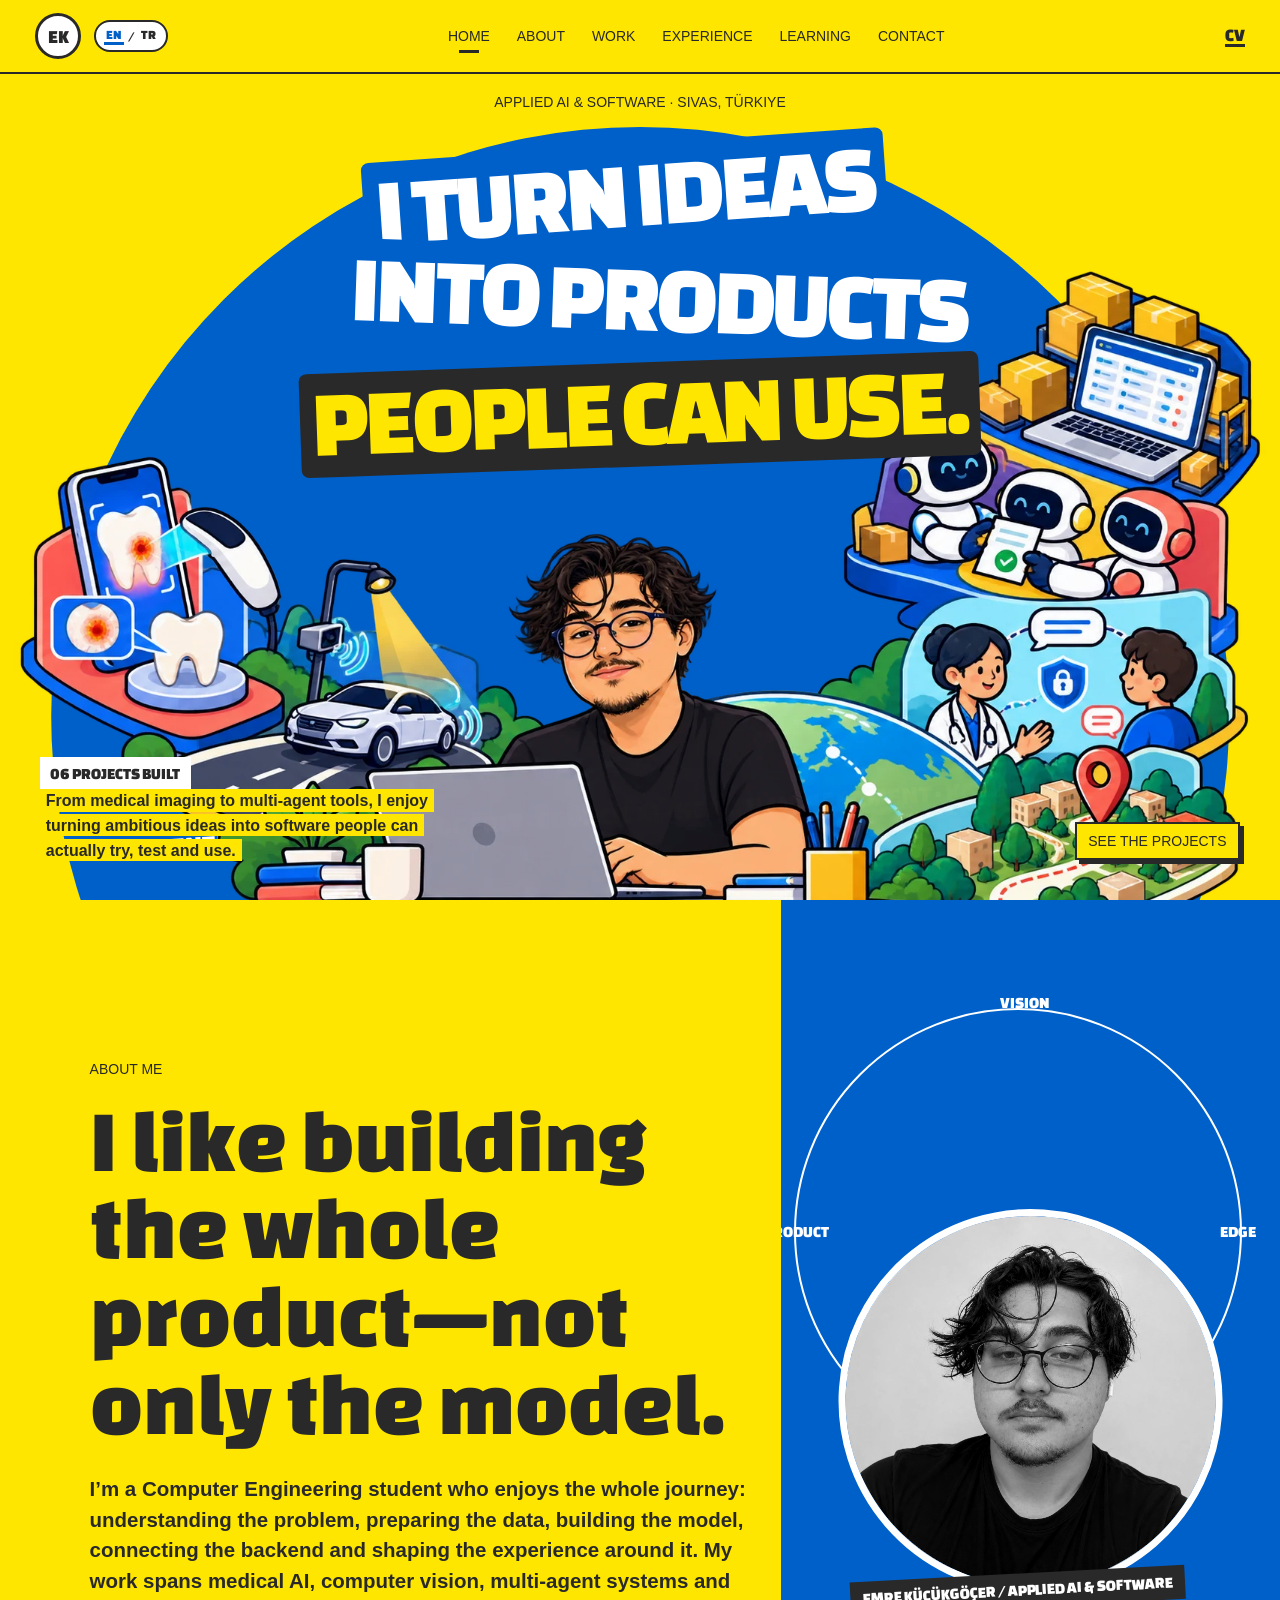
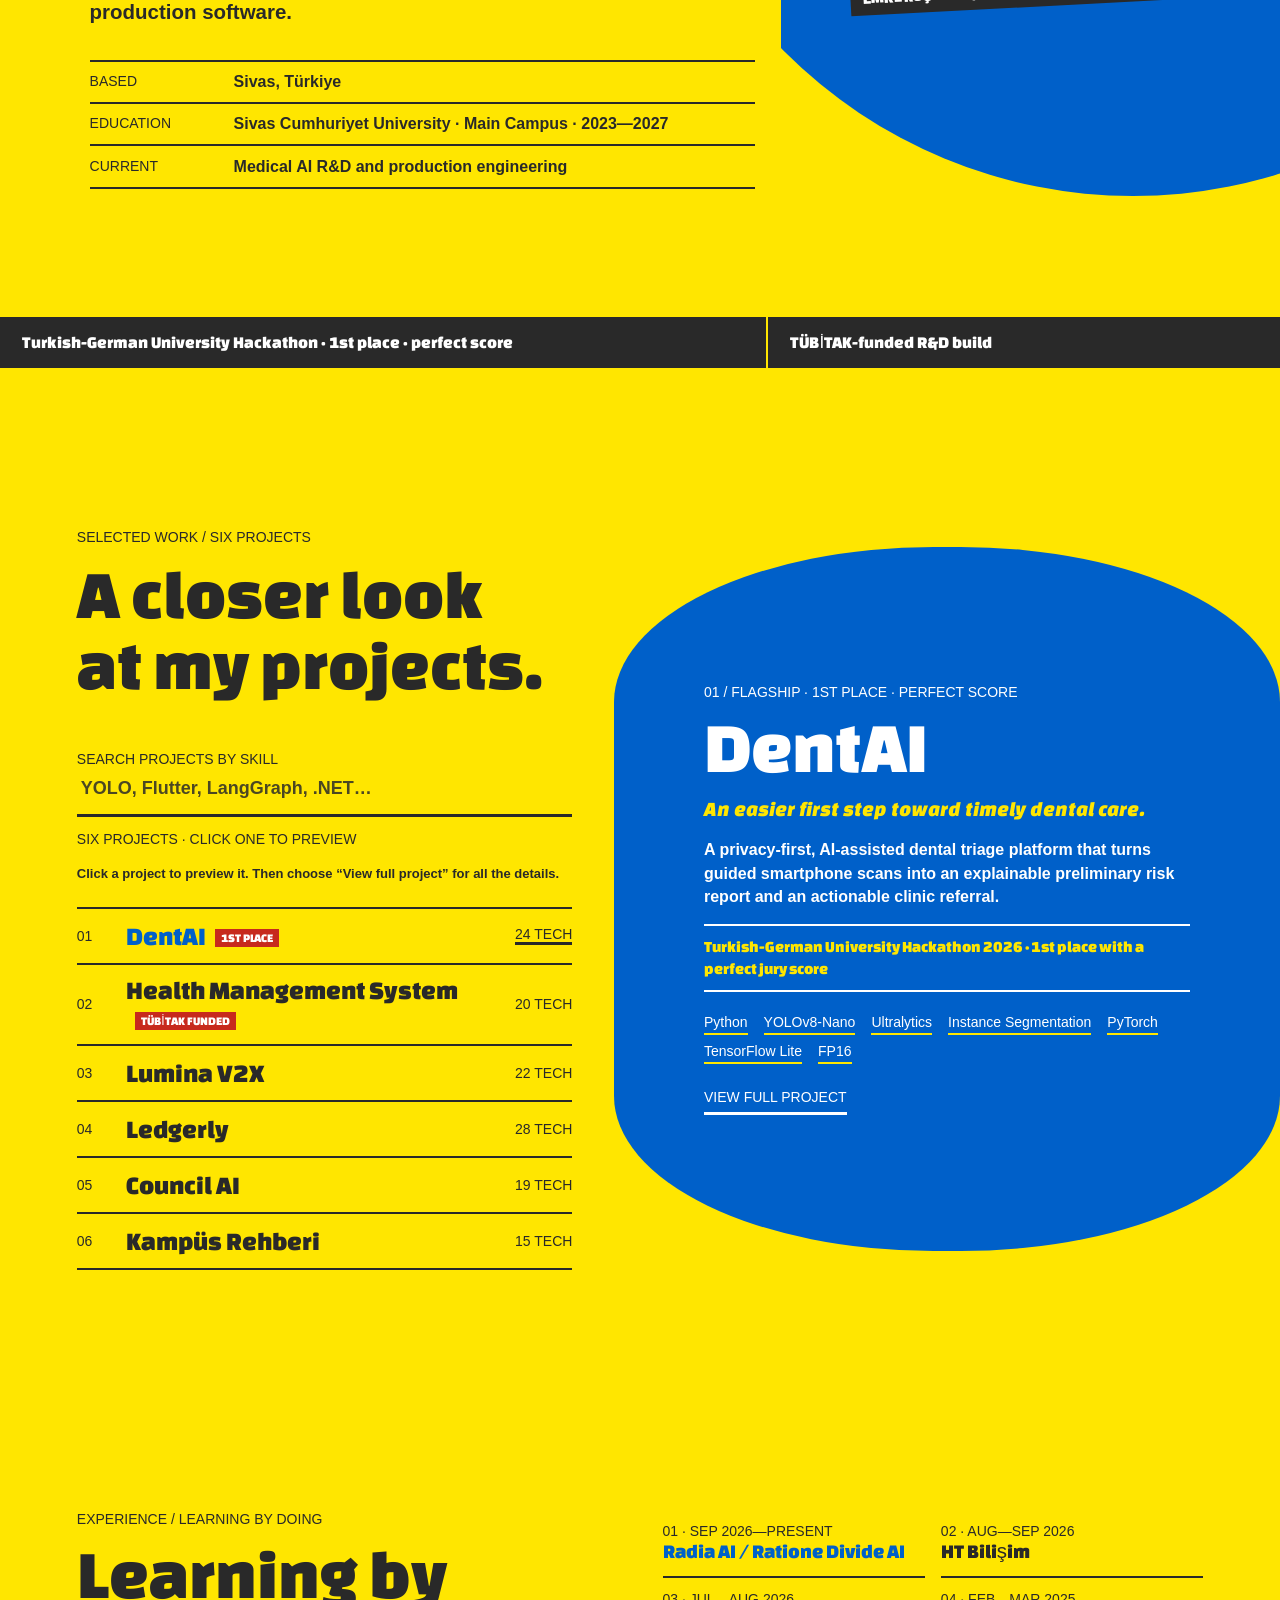
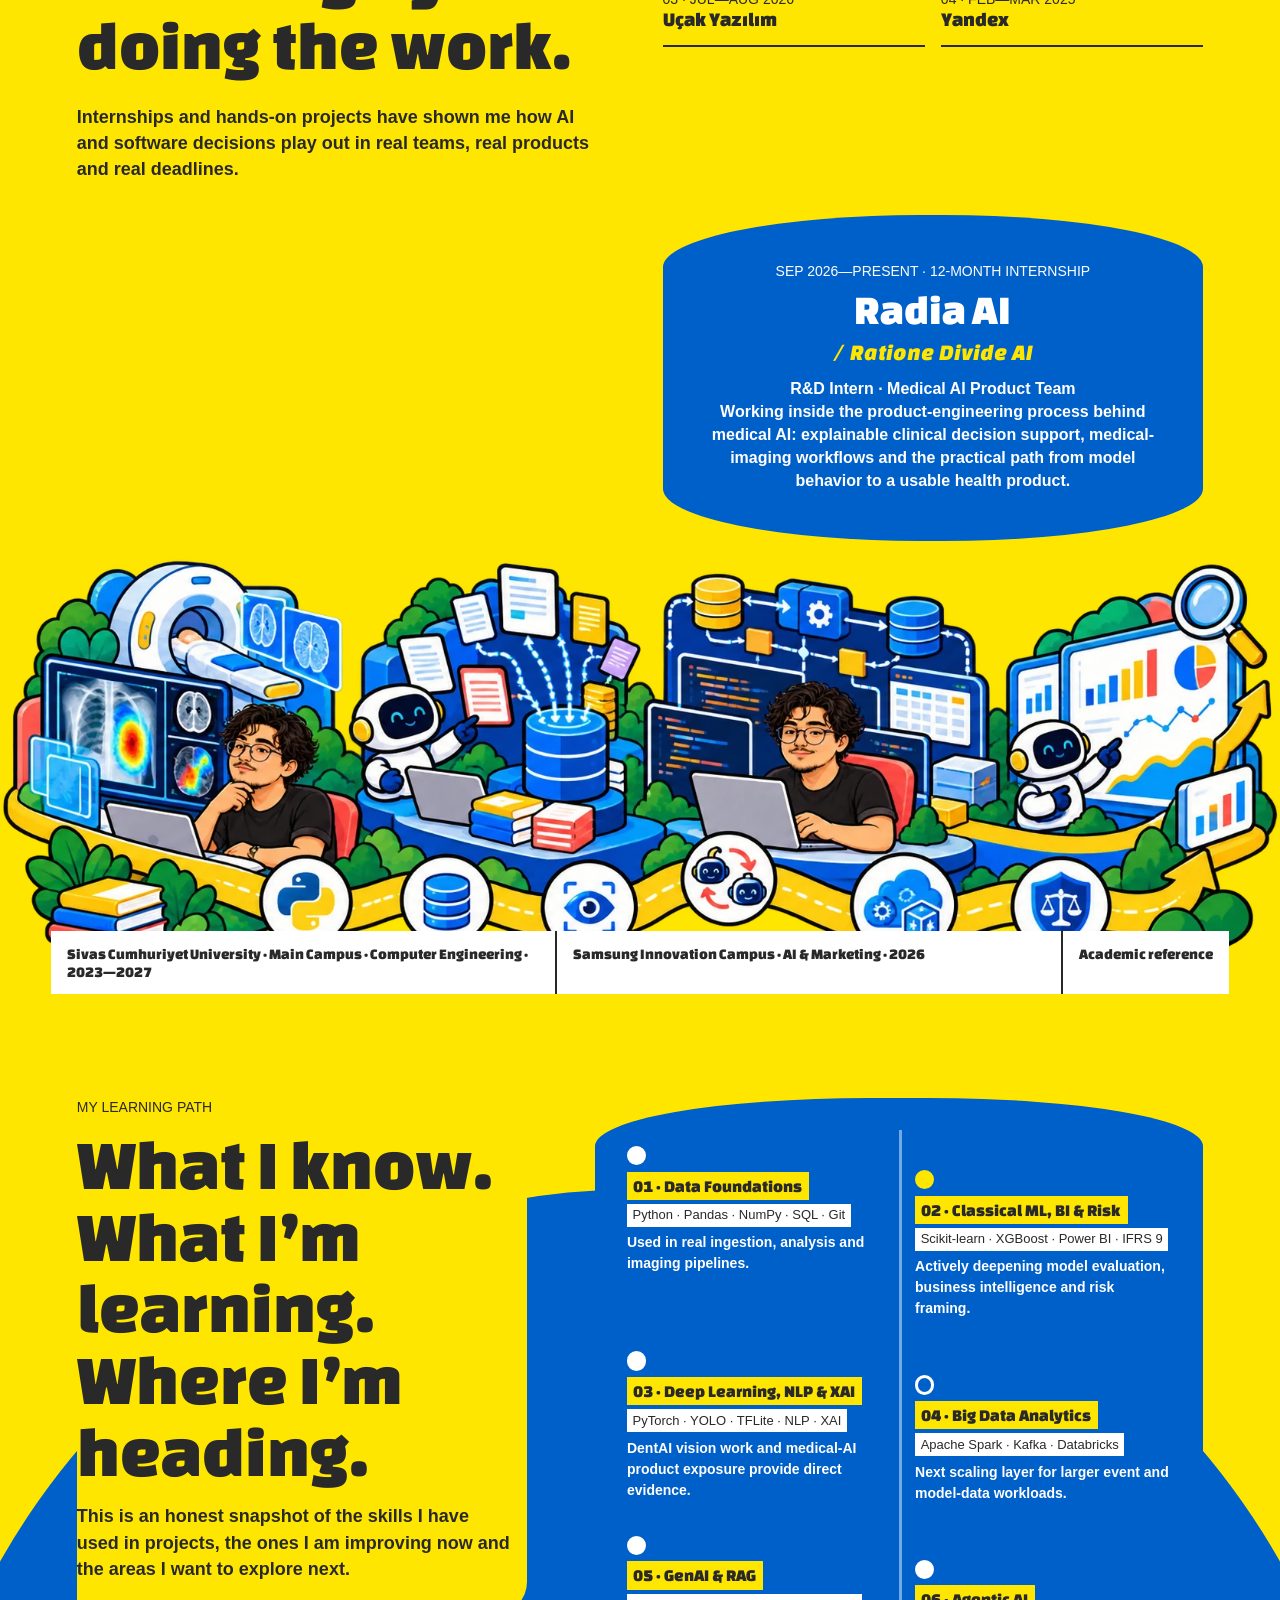
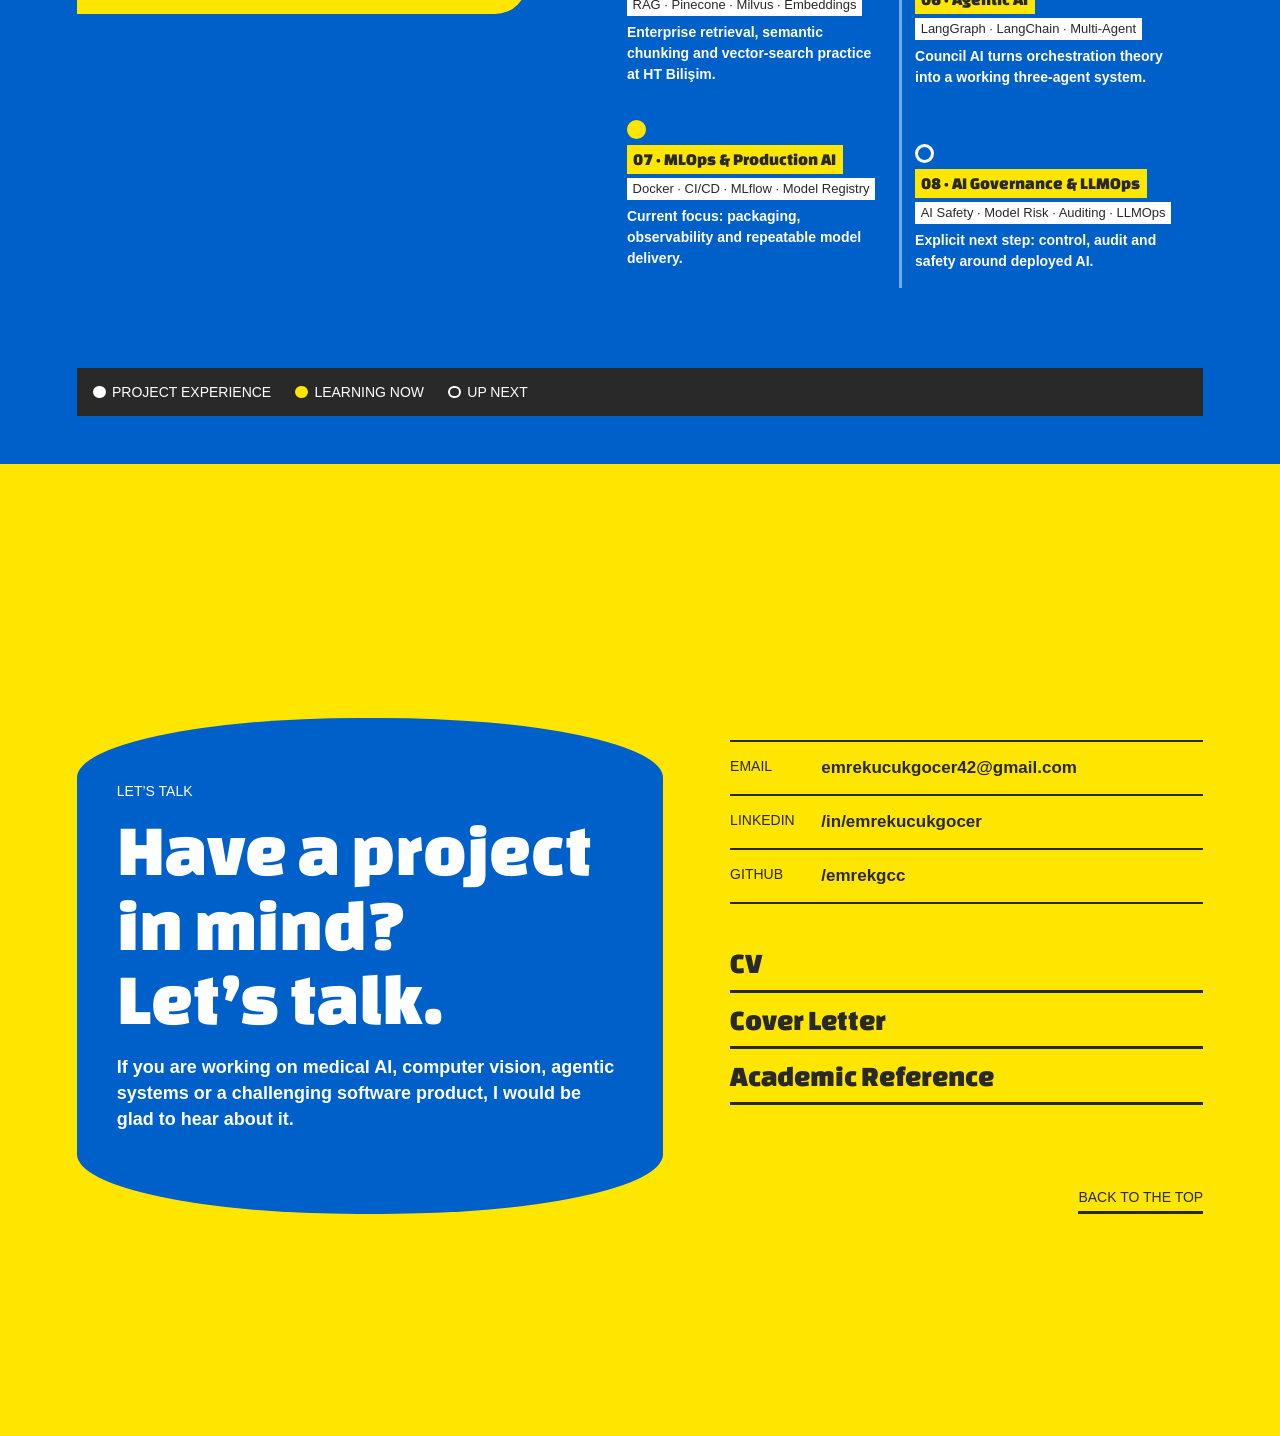
<file: index.html>
<!doctype html>
<html lang="en">
  <head>
    <meta charset="UTF-8" />
    <meta name="viewport" content="width=device-width, initial-scale=1.0" />
    <meta name="description" content="Portfolio of Emre Küçükgöçer, a Computer Engineering student building medical AI, computer vision, agentic systems and production software." />
    <meta name="theme-color" content="#ffe600" />
    <title>Emre Küçükgöçer — Applied AI &amp; Software Portfolio</title>
    <link rel="preconnect" href="https://fonts.googleapis.com" />
    <link rel="preconnect" href="https://fonts.gstatic.com" crossorigin />
    <link href="https://fonts.googleapis.com/css2?family=Changa+One:ital@0;1&display=swap" rel="stylesheet" />
    <link rel="icon" type="image/svg+xml" href="data:image/svg+xml,%3Csvg xmlns='http://www.w3.org/2000/svg' viewBox='0 0 64 64'%3E%3Ccircle cx='32' cy='32' r='29' fill='%23007fff'/%3E%3Cpath d='M13 18h38v8H24v5h22v8H24v6h27v8H13z' fill='white'/%3E%3C/svg%3E" />
    <link rel="stylesheet" href="./styles.css?v=19" />
  </head>
  <body>
    <a class="skip-link" href="#home" data-i18n="skip">Skip to content</a>
    <div class="boot" aria-hidden="true"><span>EK</span><p data-i18n="boot">Loading the portfolio…</p></div>

    <header class="site-header">
      <div class="header-left">
        <a class="brand" href="#home" aria-label="Emre Küçükgöçer home">EK</a>
        <div class="language-switcher" role="group" aria-label="Language / Dil">
          <button class="is-active" type="button" data-language="en" aria-pressed="true">EN</button>
          <span aria-hidden="true">/</span>
          <button type="button" data-language="tr" aria-pressed="false">TR</button>
        </div>
      </div>
      <nav aria-label="Primary navigation">
        <a class="is-active" href="#home" data-i18n="navHome">Home</a>
        <a href="#about" data-i18n="navAbout">About</a>
        <a href="#work" data-i18n="navWork">Work</a>
        <a href="#experience" data-i18n="navExperience">Experience</a>
        <a href="#journey" data-i18n="navJourney">Learning</a>
        <a href="#contact" data-i18n="navContact">Contact</a>
      </nav>
      <a class="download-link" href="./assets/Emre_Kucukgocer_CV.pdf" download>CV</a>
    </header>

    <main>
      <section class="scene hero" id="home" aria-labelledby="hero-title">
        <div class="cloud cloud--one" aria-hidden="true"><i></i><i></i><i></i></div>
        <div class="cloud cloud--two" aria-hidden="true"><i></i><i></i><i></i></div>
        <p class="scene-kicker hero-kicker" data-i18n="heroKicker">Applied AI &amp; software · Sivas, Türkiye</p>
        <div class="globe hero-globe" aria-hidden="true"></div>
        <h1 id="hero-title">
          <span data-i18n="heroLine1">I turn ideas</span>
          <span data-i18n="heroLine2">into products</span>
          <span data-i18n="heroLine3">people can use.</span>
        </h1>
        <img class="hero-world" src="./assets/storybook-hero-v6.webp?v=19" width="1672" height="941" decoding="async" fetchpriority="high" alt="An illustrated pop-up world showing Emre and his six applied AI and software projects" />
        <div class="hero-note">
          <b data-i18n="heroBuilt">06 PROJECTS BUILT</b>
          <p data-i18n="heroNote">From medical imaging to multi-agent tools, I enjoy turning ambitious ideas into software people can actually try, test and use.</p>
        </div>
        <a class="text-link enter-work" href="#work" data-i18n="enterWork">See the projects</a>
        <div class="orbit-copy" aria-hidden="true">DENTAI · LUMINA V2X · LEDGERLY · COUNCIL AI · HEALTH MANAGEMENT · KAMPÜS REHBERİ ·</div>
      </section>

      <section class="scene about-scene" id="about" aria-labelledby="about-title">
        <div class="cloud cloud--three" aria-hidden="true"><i></i><i></i><i></i></div>
        <div class="about-orbit" aria-hidden="true"><span>VISION</span><span>EDGE</span><span>AGENTS</span><span>PRODUCT</span></div>
        <div class="about-globe" aria-hidden="true"></div>
        <div class="about-copy">
          <p class="scene-kicker" data-i18n="aboutKicker">About me</p>
          <h2 id="about-title" data-i18n="aboutTitle">I like building the whole product—not only the model.</h2>
          <p data-i18n="aboutBody">I’m a Computer Engineering student who enjoys the whole journey: understanding the problem, preparing the data, building the model, connecting the backend and shaping the experience around it. My work spans medical AI, computer vision, multi-agent systems and production software.</p>
          <dl>
            <div><dt data-i18n="basedLabel">Based</dt><dd data-i18n="basedValue">Sivas, Türkiye</dd></div>
            <div><dt data-i18n="educationLabel">Education</dt><dd data-i18n="educationValue">Sivas Cumhuriyet University · Main Campus · 2023—2027</dd></div>
            <div><dt data-i18n="currentLabel">Current</dt><dd data-i18n="currentValue">Medical AI R&D and production engineering</dd></div>
          </dl>
        </div>
        <figure class="about-portrait">
          <img src="./assets/emre-kucukgocer.webp?v=19" width="1254" height="1254" loading="lazy" decoding="async" alt="Portrait of Emre Küçükgöçer" />
          <figcaption data-i18n="portraitCaption">EMRE KÜÇÜKGÖÇER / APPLIED AI &amp; SOFTWARE</figcaption>
        </figure>
        <div class="proof-ribbon" aria-label="Selected achievements">
          <span data-i18n="proofHackathon">Turkish-German University Hackathon · 1st place · perfect score</span>
          <span data-i18n="proofTubitak">TÜBİTAK-funded R&D build</span>
        </div>
      </section>

      <section class="scene work-scene" id="work" aria-labelledby="work-title">
        <div class="work-heading">
          <p class="scene-kicker" data-i18n="workKicker">Selected work / six projects</p>
          <h2 id="work-title" data-i18n-html="workTitle">A closer look<br />at my projects.</h2>
        </div>
        <label class="skill-search" for="skill-search">
          <span data-i18n="searchLabel">Search projects by skill</span>
          <input id="skill-search" type="search" autocomplete="off" placeholder="YOLO, Flutter, LangGraph, .NET…" data-i18n-placeholder="searchPlaceholder" />
        </label>
        <p class="search-status" id="search-status" aria-live="polite">Six projects to explore</p>
        <p class="work-instruction" data-i18n="workInstruction">Click a project to preview it. Then choose “View full project” for all the details.</p>
        <div class="project-orbit" id="project-orbit" aria-label="Project selector"></div>
        <article class="project-spotlight" id="project-spotlight" aria-live="polite"></article>
      </section>

      <section class="scene experience-scene" id="experience" aria-labelledby="experience-title">
        <p class="scene-kicker" data-i18n="experienceKicker">Experience / learning by doing</p>
        <h2 id="experience-title" data-i18n-html="experienceTitle">Learning by<br />doing the work.</h2>
        <p class="experience-intro" data-i18n="experienceIntro">Internships and hands-on projects have shown me how AI and software decisions play out in real teams, real products and real deadlines.</p>
        <img class="journey-world" src="./assets/storybook-journey-v6.webp?v=19" width="1672" height="941" loading="lazy" decoding="async" alt="An illustrated panorama of Emre's medical AI, retrieval, software engineering and analytics experience" />
        <div class="experience-tabs" id="experience-tabs" role="tablist" aria-label="Experience entries"></div>
        <article class="experience-detail" id="experience-detail" aria-live="polite"></article>
        <div class="education-signs">
          <span data-i18n="universitySign">Sivas Cumhuriyet University · Main Campus · Computer Engineering · 2023—2027</span>
          <span>Samsung Innovation Campus · AI & Marketing · 2026</span>
          <a href="./assets/Reference_Letter_Hidayet_Takci.pdf" target="_blank" rel="noreferrer" data-i18n="academicReference">Academic reference</a>
        </div>
      </section>

      <section class="scene journey-scene" id="journey" aria-labelledby="journey-title">
        <div class="journey-globe" aria-hidden="true"></div>
        <div class="journey-heading">
          <p class="scene-kicker" data-i18n="journeyKicker">My learning path</p>
          <h2 id="journey-title" data-i18n-html="journeyTitle">What I know.<br />What I’m learning.<br />Where I’m heading.</h2>
          <p data-i18n="journeyIntro">This is an honest snapshot of the skills I have used in projects, the ones I am improving now and the areas I want to explore next.</p>
        </div>
        <div class="journey-path" id="journey-path"></div>
        <div class="journey-legend"><span data-state="built"><i></i><b data-i18n="legendBuilt">Project experience</b></span><span data-state="current"><i></i><b data-i18n="legendCurrent">Learning now</b></span><span data-state="next"><i></i><b data-i18n="legendNext">Up next</b></span></div>
      </section>

      <section class="scene contact-scene" id="contact" aria-labelledby="contact-title">
        <div class="cloud cloud--four" aria-hidden="true"><i></i><i></i><i></i></div>
        <div class="contact-globe" aria-hidden="true"></div>
        <div class="contact-heading">
          <p class="scene-kicker" data-i18n="contactKicker">Let’s talk</p>
          <h2 id="contact-title" data-i18n-html="contactTitle">Have a project<br />in mind?<br />Let’s talk.</h2>
          <p data-i18n="contactBody">If you are working on medical AI, computer vision, agentic systems or a challenging software product, I would be glad to hear about it.</p>
        </div>
        <div class="contact-links">
          <a href="mailto:emrekucukgocer42@gmail.com"><span>Email</span><b>emrekucukgocer42@gmail.com</b></a>
          <a href="https://linkedin.com/in/emrekucukgocer" target="_blank" rel="noreferrer"><span>LinkedIn</span><b>/in/emrekucukgocer</b></a>
          <a href="https://github.com/emrekgcc" target="_blank" rel="noreferrer"><span>GitHub</span><b>/emrekgcc</b></a>
        </div>
        <div class="document-links">
          <a href="./assets/Emre_Kucukgocer_CV.pdf" download>CV</a>
          <a href="./assets/Emre_Kucukgocer_Cover_Letter.pdf" download data-i18n="coverLetter">Cover Letter</a>
          <a href="./assets/Reference_Letter_Hidayet_Takci.pdf" download data-i18n="academicReferenceTitle">Academic Reference</a>
        </div>
        <a class="back-home text-link" href="#home" data-i18n="backHome">Back to the top</a>
      </section>
    </main>

    <dialog class="project-dialog" id="project-dialog" aria-labelledby="dialog-title">
      <button class="dialog-close" type="button" data-close-dialog data-i18n="close">Close</button>
      <div id="dialog-content"></div>
    </dialog>

    <script src="./app.js?v=18" defer></script>
  </body>
</html>
</file>
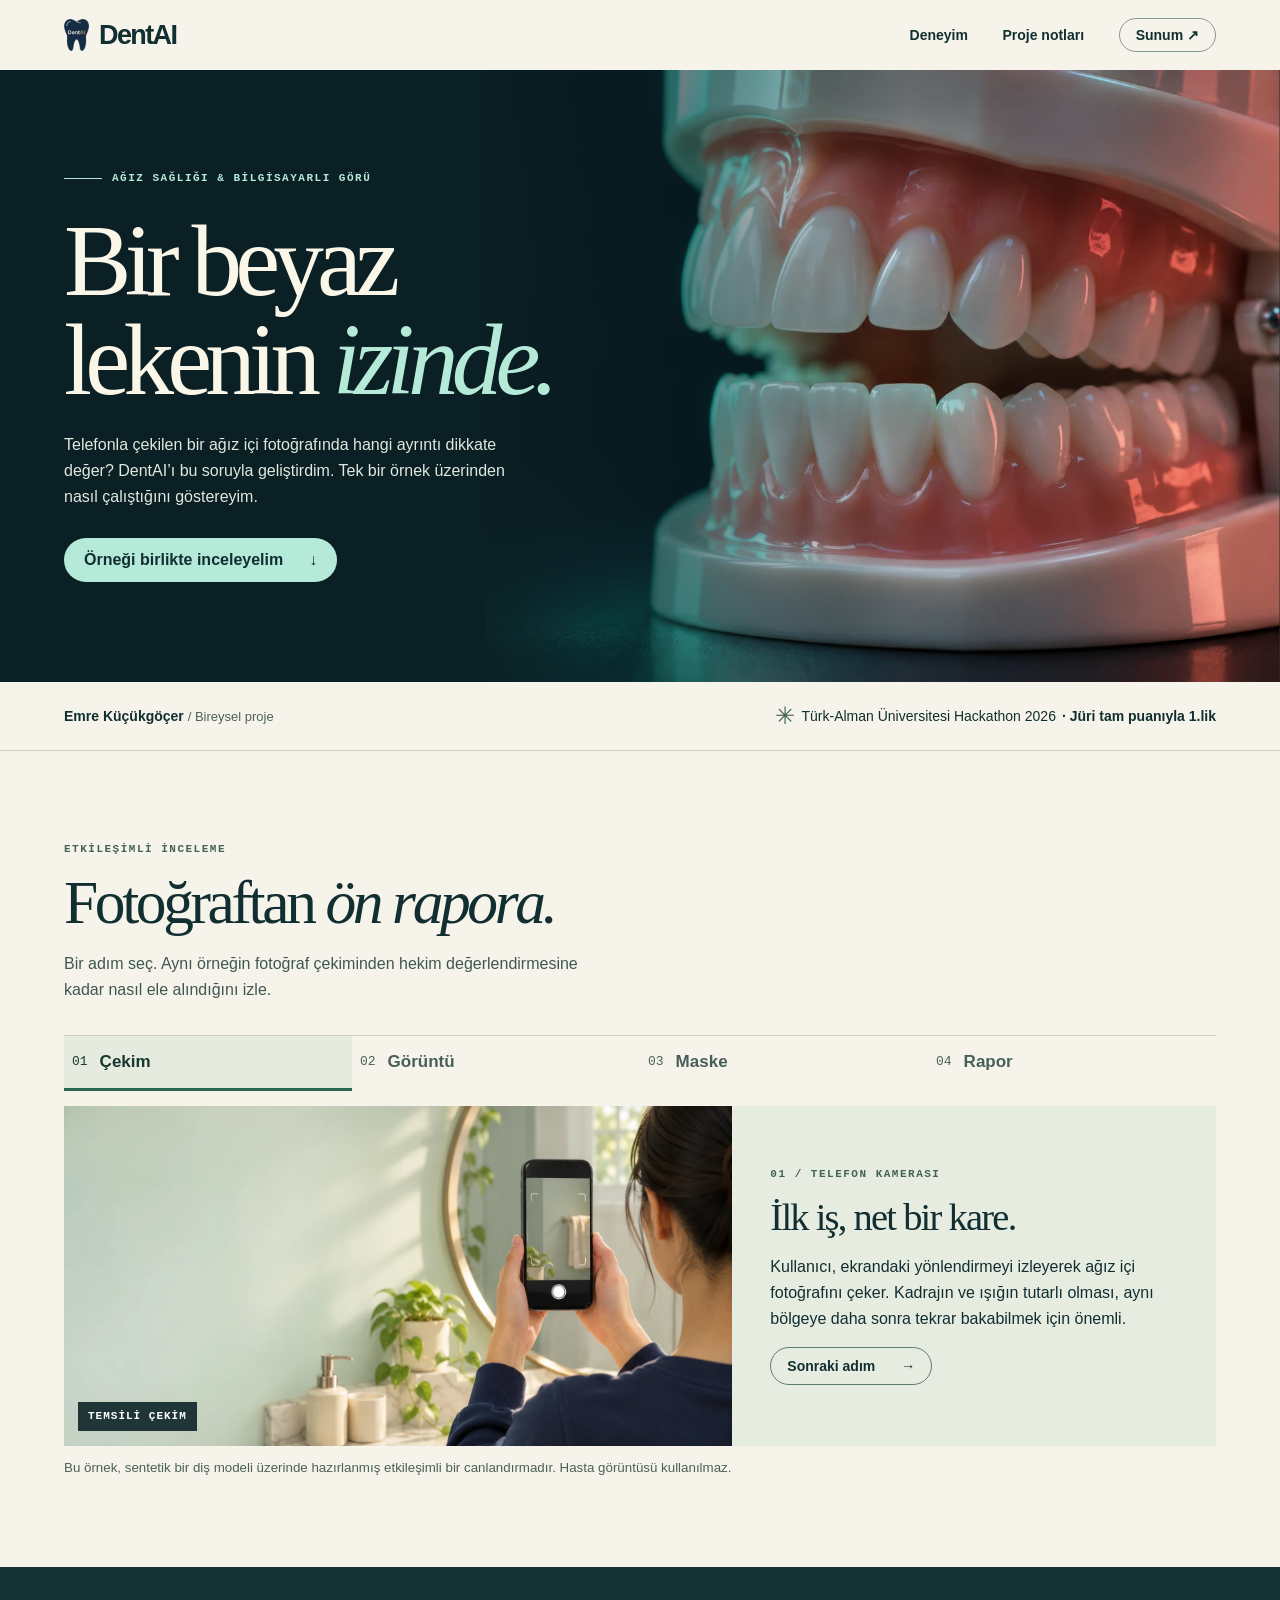
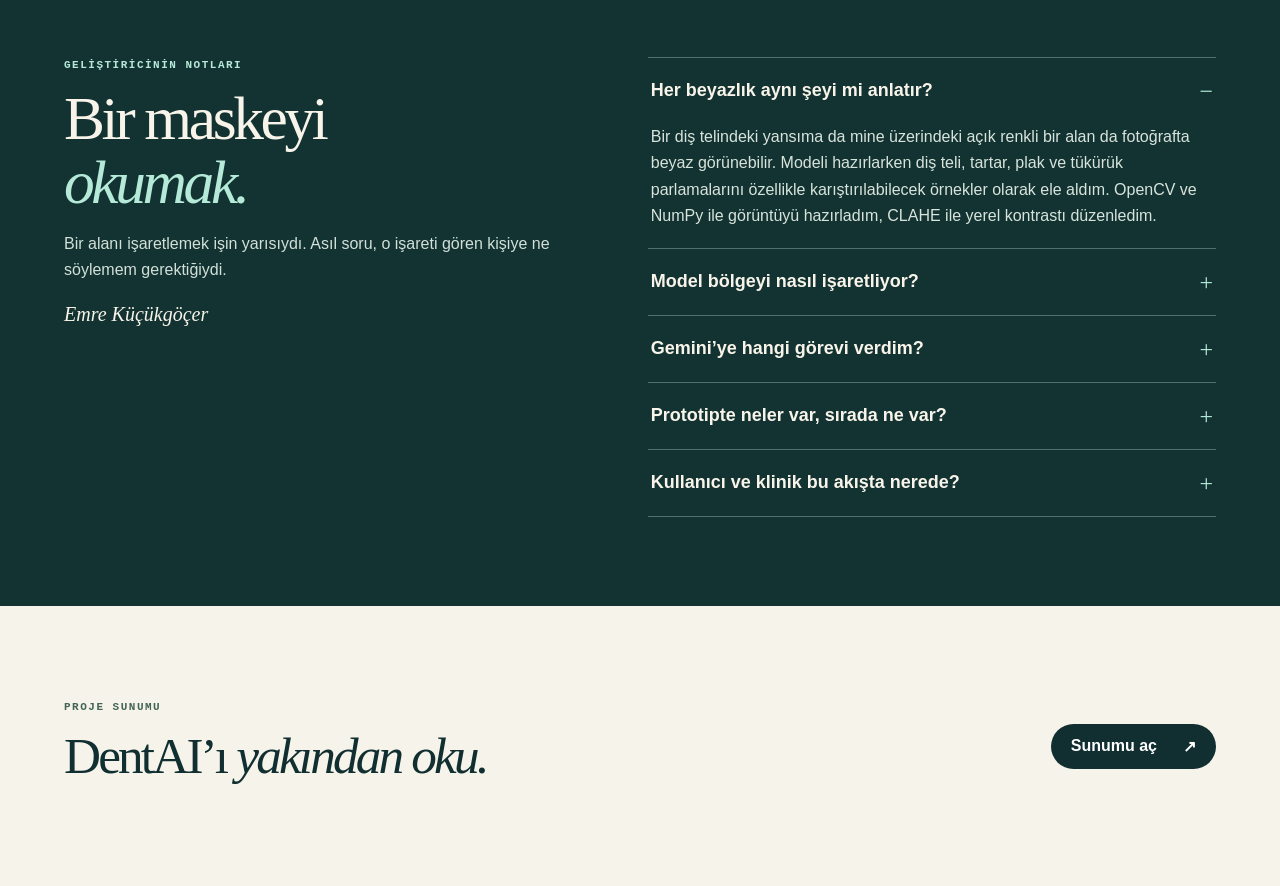
<file: dentai/index.html>
<!doctype html>
<html lang="tr"><head><meta charset="utf-8"><meta name="viewport" content="width=device-width,initial-scale=1"><meta name="theme-color" content="#0a2023"><title>DentAI — Bir beyaz lekenin izinde</title><meta name="description" content="Emre Küçükgöçer’in ödüllü DentAI projesinde bir ağız içi görüntünün örnek ön rapora dönüşmesini adım adım keşfedin."><link rel="icon" href="media/logo.webp"><link rel="stylesheet" href="style.css"></head>
<body><a class="skip" href="#incele">İncelemeye geç</a>
<header><div class="wrap nav"><a class="brand" href="#bas"><img src="media/logo.webp" width="28" height="36" alt="">DentAI</a><nav aria-label="Ana menü"><a href="#incele">Deneyim</a><a href="#notlar">Proje notları</a><a class="pdf" href="DentAI.pdf">Sunum <span aria-hidden="true">↗</span></a></nav></div></header>
<main id="bas">
<section class="hero"><div class="art" aria-hidden="true"></div><div class="wrap hero-inner"><div class="hero-copy"><div class="eyebrow"><i></i> Ağız sağlığı &amp; bilgisayarlı görü</div><h1>Bir beyaz<br>lekenin <em>izinde.</em></h1><p>Telefonla çekilen bir ağız içi fotoğrafında hangi ayrıntı dikkate değer? DentAI’ı bu soruyla geliştirdim. Tek bir örnek üzerinden nasıl çalıştığını göstereyim.</p><a class="cta" href="#incele">Örneği birlikte inceleyelim <span aria-hidden="true">↓</span></a></div></div></section>
<div class="credit"><div class="wrap byline"><span><b>Emre Küçükgöçer</b> <small>/ Bireysel proje</small></span><span class="prize"><span aria-hidden="true">✳</span> Türk-Alman Üniversitesi Hackathon 2026 <b>· Jüri tam puanıyla 1.lik</b></span></div></div>
<section id="incele" class="study wrap"><div class="kicker">Etkileşimli inceleme</div><h2>Fotoğraftan <em>ön rapora.</em></h2><p class="lead">Bir adım seç. Aynı örneğin fotoğraf çekiminden hekim değerlendirmesine kadar nasıl ele alındığını izle.</p>
<div class="steps" aria-label="İnceleme adımları"><button aria-pressed="true">01 <b>Çekim</b></button><button aria-pressed="false">02 <b>Görüntü</b></button><button aria-pressed="false">03 <b>Maske</b></button><button aria-pressed="false">04 <b>Rapor</b></button></div>
<div class="reader"><div class="picture" data-stage="0"><img class="capture" src="media/capture.webp" width="1280" height="720" loading="lazy" alt="Aynanın karşısında telefon kamerasını hazırlayan kişi, temsili çekim"><img class="still" src="media/mask.webp" alt=""><canvas hidden aria-hidden="true"></canvas><span class="image-label">Temsili çekim</span></div>
<div class="annotation" aria-live="polite"><div class="kicker" id="phase">01 / Telefon kamerası</div><h3 id="stage-title">İlk iş, net bir kare.</h3><p id="stage-text">Kullanıcı, ekrandaki yönlendirmeyi izleyerek ağız içi fotoğrafını çeker. Kadrajın ve ışığın tutarlı olması, aynı bölgeye daha sonra tekrar bakabilmek için önemli.</p><blockquote hidden></blockquote><button id="next">Sonraki adım <span aria-hidden="true">→</span></button></div></div>
<small class="caption">Bu örnek, sentetik bir diş modeli üzerinde hazırlanmış etkileşimli bir canlandırmadır. Hasta görüntüsü kullanılmaz.</small>
</section>
<section id="notlar" class="notes"><div class="wrap split"><div><div class="kicker">Geliştiricinin notları</div><h2>Bir maskeyi<br><em>okumak.</em></h2><p class="lead">Bir alanı işaretlemek işin yarısıydı. Asıl soru, o işareti gören kişiye ne söylemem gerektiğiydi.</p><p class="signature">Emre Küçükgöçer</p></div>
<div class="entries">
<details open><summary>Her beyazlık aynı şeyi mi anlatır?</summary><p>Bir diş telindeki yansıma da mine üzerindeki açık renkli bir alan da fotoğrafta beyaz görünebilir. Modeli hazırlarken diş teli, tartar, plak ve tükürük parlamalarını özellikle karıştırılabilecek örnekler olarak ele aldım. OpenCV ve NumPy ile görüntüyü hazırladım, CLAHE ile yerel kontrastı düzenledim.</p></details>
<details><summary>Model bölgeyi nasıl işaretliyor?</summary><p>Python ve PyTorch ile çalıştım. Ultralytics YOLOv8-Nano’nun örnek segmentasyonu, her bulgu için ayrı bir piksel maskesi üretiyor. Böylece dişin tamamı yerine ilgili yüzeyin sınırı gösterilebiliyor. Maske eğitiminde piksel bazlı ikili çapraz entropi kullandım.</p></details>
<details><summary>Gemini’ye hangi görevi verdim?</summary><p>Gemini 2.0 Flash’a görüntüyü ve modelin işaretlediği bölge bilgisini birlikte verdim. İstemi, gözlemi gündelik dille açıklaması ve belirsizliği koruması için sınırladım.</p><blockquote>Örnek yönerge: Yalnızca işaretlenen alanı anlat. Görüntüden nedenini belirleyemiyorsan bunu açıkça söyle. Tedavi önerme.</blockquote></details>
<details><summary>Prototipte neler var, sırada ne var?</summary><p>Hackathon demosunda görüntü işleme ve açıklama adımlarını Python ve Streamlit ile bir araya getirdim. Telefonda çıkarım için TensorFlow Lite ve FP16/INT8 küçültme seçenekleri üzerinde çalıştım. Cihazda çalışan tespit ile çevrimiçi Gemini açıklaması iki ayrı işlem.</p><p>Mobil ürün planında Flutter ve Dart ile yönlendirmeli çekim, izinle paylaşılan ön raporlar için Firestore ve gerektiğinde bir diş hekimine yönlendirme var. Klinik kararı hekim veriyor.</p></details>
<details><summary>Kullanıcı ve klinik bu akışta nerede?</summary><p>Planladığım B2B2C modelinde temel tarama kullanıcıya ücretsiz sunuluyor. İleri analiz aboneliği, anlaşmalı kliniğe yönlendirme ve hekimin hastanın paylaştığı ön raporu okuyabileceği klinik paneli, modelin gelir kalemleri.</p></details>
</div></div></section>
<footer class="wrap"><div><span class="kicker">Proje sunumu</span><h2>DentAI’ı <em>yakından oku.</em></h2></div><a class="cta" href="DentAI.pdf">Sunumu aç <span aria-hidden="true">↗</span></a></footer>
</main><script type="module" src="study.js"></script></body></html>
</file>
<file: styles.css>
:root {
  --yellow: #ffe600;
  --blue: #0060c9;
  --coral: #c72a1d;
  --ink: #292929;
  --white: #fff;
  --cyan: #5fd9ff;
  --lavender: #9c8cff;
  --display: "Changa One", "Arial Black", Impact, sans-serif;
  --sans: Arial, Helvetica, sans-serif;
}

* { box-sizing: border-box; }
html { overflow-x: clip; scroll-behavior: smooth; }
body {
  margin: 0;
  overflow-x: hidden;
  background: var(--yellow);
  color: var(--ink);
  font-family: var(--sans);
  font-size: 16px;
  -webkit-font-smoothing: antialiased;
}
body.dialog-open { overflow: hidden; }
a { color: inherit; }
button, input { font: inherit; color: inherit; }
:focus-visible { outline: 4px solid var(--coral); outline-offset: 4px; }

.skip-link {
  position: fixed;
  z-index: 100;
  left: 1rem;
  top: -5rem;
  padding: .8rem 1rem;
  background: var(--white);
  font-weight: 700;
}
.skip-link:focus { top: 1rem; }

.boot {
  position: fixed;
  z-index: 90;
  inset: 0;
  display: grid;
  place-content: center;
  justify-items: center;
  gap: .5rem;
  background: var(--yellow);
  transition: transform .7s cubic-bezier(.7,0,.2,1);
}
.boot.is-gone { transform: translateY(-105%); }
.boot span {
  display: grid;
  place-items: center;
  width: 5rem;
  height: 5rem;
  border-radius: 50%;
  background: var(--blue);
  color: var(--white);
  font: 400 2rem var(--display);
}
.boot p { margin: 0; font-weight: 700; text-transform: uppercase; }

.site-header {
  position: fixed;
  z-index: 40;
  left: 0;
  right: 0;
  top: 0;
  height: 74px;
  display: grid;
  grid-template-columns: 1fr auto 1fr;
  align-items: center;
  padding: 0 2.2rem;
  border-bottom: 2px solid var(--ink);
  background: rgba(255,230,0,.94);
  backdrop-filter: blur(8px);
  pointer-events: none;
}
.site-header > * { min-width: 0; pointer-events: auto; }
.header-left {
  justify-self: start;
  display: flex;
  align-items: center;
  gap: .8rem;
}
.brand {
  display: grid;
  place-items: center;
  width: 46px;
  height: 46px;
  border: 3px solid var(--ink);
  border-radius: 50%;
  background: var(--white);
  text-decoration: none;
  font: 400 19px var(--display);
}
.language-switcher {
  display: flex;
  align-items: center;
  gap: .25rem;
  padding: .35rem .5rem;
  border: 2px solid var(--ink);
  border-radius: 999px;
  background: var(--white);
  font: 400 13px var(--display);
}
.language-switcher button {
  border: 0;
  border-bottom: 3px solid transparent;
  padding: .05rem .12rem;
  background: transparent;
  font: inherit;
  cursor: pointer;
}
.language-switcher button.is-active { border-color: var(--blue); color: var(--blue); }
.site-header nav { display: flex; justify-content: center; }
.site-header nav a {
  position: relative;
  padding: 1rem 1.05rem;
  text-decoration: none;
  font-size: 14px;
  text-transform: uppercase;
}
.site-header nav a::after {
  content: "";
  position: absolute;
  left: 50%;
  bottom: .45rem;
  width: 0;
  height: 3px;
  background: var(--ink);
  transform: translateX(-50%);
  transition: width .2s;
}
.site-header nav a:hover::after,
.site-header nav a:focus-visible::after,
.site-header nav a.is-active::after { width: 20px; }
.download-link {
  justify-self: end;
  border-bottom: 3px solid var(--ink);
  text-decoration: none;
  font: 400 18px var(--display);
}

.scene {
  position: relative;
  min-height: 100svh;
  overflow: hidden;
  isolation: isolate;
  background: var(--yellow);
}
.scene-kicker {
  margin: 0;
  font-size: 14px;
  line-height: 1.4;
  text-transform: uppercase;
}
.text-link {
  padding: .4rem 0;
  border-bottom: 3px solid currentColor;
  text-decoration: none;
  font-size: 14px;
  text-transform: uppercase;
}
.cloud { display: none; }

/* Hero */
.hero-kicker {
  position: absolute;
  z-index: 8;
  top: 5.8rem;
  left: 50%;
  transform: translateX(-50%);
  white-space: nowrap;
}
.hero-globe {
  position: absolute;
  z-index: -2;
  width: min(92vw, 1180px);
  aspect-ratio: 1;
  left: 50%;
  bottom: -45%;
  border-radius: 1440px;
  background: var(--blue);
  transform: translateX(-50%);
}
.hero h1 {
  position: absolute;
  z-index: 8;
  left: 50%;
  top: 15vh;
  width: min(1000px, 88vw);
  transform: translateX(-50%);
  margin: 0;
  color: var(--white);
  font: 400 clamp(4.2rem, 9vw, 9rem)/.8 var(--display);
  text-align: center;
  letter-spacing: -.035em;
  text-transform: uppercase;
}
.hero h1 span { display: block; }
.hero h1 span:nth-child(1) { transform: rotate(-5deg) translateX(-15%); }
.hero h1 span:nth-child(2) { transform: rotate(3deg) translateX(9%); }
.hero h1 span:nth-child(3) { transform: translateY(.55em) rotate(-2deg); color: var(--yellow); }
.hero-world {
  position: absolute;
  z-index: 6;
  left: 50%;
  bottom: -3.5vw;
  width: min(98vw, 1700px);
  height: auto;
  transform: translate3d(-50%, var(--world-y,0), 0);
  transform-origin: center bottom;
  pointer-events: none;
}
.hero-note {
  position: absolute;
  z-index: 10;
  left: 2.5rem;
  bottom: 2.3rem;
  width: min(26rem, 32vw);
}
.hero-note b {
  display: table;
  padding: .45rem .65rem;
  background: var(--white);
  font: 400 16px var(--display);
}
.hero-note p {
  display: inline;
  padding: .18rem .36rem;
  background: var(--yellow);
  box-decoration-break: clone;
  -webkit-box-decoration-break: clone;
  font-size: 16px;
  line-height: 1.55;
  font-weight: 700;
}
.enter-work {
  position: absolute;
  z-index: 10;
  right: 2.5rem;
  bottom: 2.5rem;
  border: 2px solid var(--ink);
  padding: .55rem .72rem;
  background: var(--yellow);
  color: var(--ink);
  box-shadow: 4px 4px 0 var(--ink);
}
.orbit-copy {
  position: absolute;
  z-index: 2;
  left: 50%;
  bottom: 8vh;
  width: 76vw;
  transform: translateX(-50%) rotate(-4deg);
  color: var(--white);
  font: 400 clamp(1.3rem,2vw,2rem) var(--display);
  white-space: nowrap;
}

/* About */
.about-scene { min-height: 108svh; }
.about-globe {
  position: absolute;
  z-index: -2;
  width: 77vw;
  height: 92vw;
  right: -27vw;
  top: -22vw;
  border-radius: 1440px;
  background: var(--blue);
}
.about-copy {
  position: relative;
  z-index: 4;
  width: min(58rem, 61vw);
  padding: 10rem 0 8rem 7vw;
}
.about-copy h2 {
  max-width: 12ch;
  margin: 1rem 0 1.7rem;
  color: var(--ink);
  font: 400 clamp(3.5rem, 7vw, 7.5rem)/.86 var(--display);
}
.about-copy > p:not(.scene-kicker) { max-width: 42rem; font-size: clamp(1rem,1.6vw,1.35rem); line-height: 1.5; font-weight: 700; }
.about-copy dl { max-width: 42rem; margin: 2rem 0 0; border-top: 2px solid; }
.about-copy dl div { display: grid; grid-template-columns: 8rem 1fr; gap: 1rem; border-bottom: 2px solid; padding: .7rem 0; }
.about-copy dt { font-size: 14px; text-transform: uppercase; }
.about-copy dd { min-width: 0; margin: 0; overflow-wrap: anywhere; font-weight: 700; }
.about-portrait {
  position: absolute;
  z-index: 3;
  right: 6vw;
  bottom: 13vh;
  width: min(30vw, 410px);
  margin: 0;
  transform: rotate(4deg);
}
.about-portrait img {
  display: block;
  width: 100%;
  aspect-ratio: 1;
  border: 7px solid var(--white);
  border-radius: 50%;
  object-fit: cover;
  filter: grayscale(1) contrast(1.07);
}
.about-portrait figcaption {
  display: table;
  margin: -1.2rem auto 0;
  padding: .45rem .75rem;
  background: var(--coral);
  color: var(--white);
  font: 400 16px var(--display);
  transform: rotate(-7deg);
}
.about-orbit {
  position: absolute;
  z-index: 2;
  right: 3vw;
  top: 12vh;
  width: 35vw;
  height: 35vw;
  border: 2px solid var(--white);
  border-radius: 50%;
  color: var(--white);
  animation: spin 32s linear infinite;
}
.about-orbit span { position: absolute; font: 400 16px var(--display); }
.about-orbit span:nth-child(1) { left: 46%; top: -1rem; }
.about-orbit span:nth-child(2) { right: -1rem; top: 48%; }
.about-orbit span:nth-child(3) { left: 42%; bottom: -1rem; }
.about-orbit span:nth-child(4) { left: -2rem; top: 48%; }
@keyframes spin { to { transform: rotate(360deg); } }
.proof-ribbon {
  position: absolute;
  z-index: 5;
  left: 0;
  right: 0;
  bottom: 0;
  display: grid;
  grid-template-columns: 1.5fr 1fr;
  background: var(--ink);
  color: var(--white);
}
.proof-ribbon span { padding: 1rem 1.4rem; border-right: 2px solid var(--yellow); font: 400 17px/1.15 var(--display); }
.proof-ribbon span:last-child { border-right: 0; }

/* Work */
.work-scene { min-height: 118svh; padding: 8.5rem 6vw 6rem; }
.work-heading { position: relative; z-index: 4; width: min(44vw, 42rem); }
.work-heading h2 {
  margin: .7rem 0 0;
  font: 400 clamp(4rem, 6vw, 7rem)/.88 var(--display);
}
.skill-search {
  position: absolute;
  z-index: 8;
  left: 6vw;
  top: 46vh;
  width: min(38vw, 34rem);
  display: grid;
  grid-template-columns: auto 1fr;
  align-items: center;
  gap: 1rem;
  border-bottom: 3px solid var(--ink);
  padding: .7rem 0;
}
.skill-search span { font-size: 14px; text-transform: uppercase; }
.skill-search input { min-width: 0; border: 0; outline: 0; padding: .25rem; background: transparent; color: var(--ink); caret-color: var(--blue); font-size: 18px; font-weight: 700; }
.skill-search input::placeholder { color: rgba(41,41,41,.84); opacity: 1; }
.search-status { position: absolute; left: 6vw; top: calc(46vh + 4.2rem); margin: 0; font-size: 14px; text-transform: uppercase; }
.project-orbit {
  position: absolute;
  z-index: 6;
  left: 6vw;
  top: calc(46vh + 9.5rem);
  width: min(39vw, 35rem);
  border-top: 2px solid;
}
.project-tab {
  width: 100%;
  display: grid;
  grid-template-columns: 2.4rem minmax(0,1fr) auto;
  gap: .7rem;
  align-items: center;
  border: 0;
  border-bottom: 2px solid;
  padding: .72rem 0;
  background: transparent;
  text-align: left;
  cursor: pointer;
}
.project-tab span { font-size: 14px; }
.project-tab strong { min-width: 0; overflow-wrap: anywhere; font: 400 clamp(1.25rem,2vw,2rem)/1 var(--display); }
.project-tab strong em {
  display: inline-block;
  margin-left: .55rem;
  padding: .2rem .38rem;
  background: var(--coral);
  color: var(--white);
  font: normal 400 12px/1 var(--display);
  vertical-align: .2em;
  white-space: nowrap;
}
.project-tab b { font-size: 14px; font-weight: 400; text-transform: uppercase; }
.project-tab:hover strong,
.project-tab:focus-visible strong,
.project-tab.is-active strong { color: var(--blue); }
.project-tab.is-active b { border-bottom: 3px solid; }
.project-tab.is-muted { opacity: .25; }
.project-spotlight {
  position: absolute;
  z-index: 3;
  right: -4vw;
  top: 9vh;
  width: min(58vw, 820px);
  aspect-ratio: 1;
  display: flex;
  flex-direction: column;
  justify-content: center;
  border-radius: 1440px;
  padding: 8vw 10vw 7vw 9vw;
  background: var(--blue);
  color: var(--white);
}
.spotlight-index { font-size: 14px; text-transform: uppercase; }
.project-spotlight h3 { margin: .7rem 0; font: 400 clamp(3.3rem,6.3vw,7rem)/.86 var(--display); }
.project-spotlight .spotlight-kicker { margin: 0 0 1rem; font: italic 400 clamp(1.05rem,1.65vw,1.5rem)/1.2 var(--display); color: var(--yellow); }
.project-spotlight .spotlight-summary { margin: 0; max-width: 34rem; font-size: 16px; line-height: 1.45; font-weight: 700; }
.spotlight-proof { margin: 1rem 0; border-top: 2px solid var(--white); border-bottom: 2px solid var(--white); padding: .65rem 0; font: 400 16px/1.2 var(--display); color: var(--yellow); }
.spotlight-tags { display: flex; flex-wrap: wrap; gap: .55rem 1rem; margin: .4rem 0 1.2rem; }
.spotlight-tags span { border-bottom: 2px solid var(--yellow); padding-bottom: .15rem; font-size: 14px; }
.open-project {
  align-self: flex-start;
  border: 0;
  border-bottom: 3px solid var(--white);
  padding: .4rem 0;
  background: transparent;
  color: var(--white);
  font-size: 14px;
  text-transform: uppercase;
  cursor: pointer;
}
.work-instruction {
  position: absolute;
  z-index: 8;
  left: 6vw;
  top: calc(46vh + 6.7rem);
  width: min(39vw, 35rem);
  margin: 0;
  color: rgba(41,41,41,.92);
  font-size: 13px;
  line-height: 1.35;
  font-weight: 700;
}

/* Experience */
.experience-scene { min-height: 132svh; padding: 8rem 6vw 0; }
.experience-scene > h2 {
  position: relative;
  z-index: 5;
  width: min(48vw, 44rem);
  margin: .6rem 0 0;
  font: 400 clamp(4rem,6vw,6.7rem)/.84 var(--display);
}
.experience-intro { position: relative; z-index: 5; width: min(34rem,42vw); margin: 1.5rem 0 0; font-size: 18px; line-height: 1.45; font-weight: 700; }
.journey-world {
  position: absolute;
  z-index: 1;
  left: 50%;
  bottom: -1vw;
  width: min(100vw, 1800px);
  transform: translate3d(-50%, var(--journey-y,0), 0);
  pointer-events: none;
}
.experience-tabs {
  position: absolute;
  z-index: 6;
  right: 4vw;
  top: 8rem;
  width: min(39vw, 36rem);
  display: grid;
  grid-template-columns: repeat(2,1fr);
  gap: 0 1rem;
}
.experience-tab {
  min-width: 0;
  border: 0;
  border-bottom: 2px solid;
  padding: .8rem 0;
  background: transparent;
  text-align: left;
  cursor: pointer;
}
.experience-tab span { display: block; font-size: 14px; text-transform: uppercase; }
.experience-tab strong { display: block; min-width: 0; overflow-wrap: anywhere; font: 400 clamp(1rem,1.6vw,1.5rem)/1 var(--display); }
.experience-tab.is-active strong,
.experience-tab:hover strong { color: var(--blue); }
.experience-detail {
  position: absolute;
  z-index: 7;
  right: 6vw;
  top: 36vh;
  width: min(36vw, 34rem);
  min-height: 18rem;
  display: flex;
  flex-direction: column;
  justify-content: center;
  border-radius: 1440px;
  padding: 4rem 4.5rem;
  background: var(--blue);
  color: var(--white);
  text-align: center;
}
.experience-detail span { font-size: 14px; text-transform: uppercase; }
.experience-detail h3 { margin: .6rem 0; font: 400 clamp(2rem,3.3vw,3.5rem)/.85 var(--display); }
.experience-detail h3 em { display: block; color: var(--yellow); font-size: .55em; }
.experience-detail p { margin: 0; font-size: 16px; line-height: 1.45; font-weight: 700; }
.education-signs {
  position: absolute;
  z-index: 8;
  left: 4vw;
  right: 4vw;
  bottom: 1.5rem;
  display: grid;
  grid-template-columns: 1fr 1fr auto;
  background: var(--white);
  color: var(--ink);
}
.education-signs > * { padding: .85rem 1rem; border-right: 2px solid var(--ink); font: 400 15px/1.2 var(--display); text-decoration: none; }
.education-signs > *:last-child { border-right: 0; }

/* Journey */
.journey-scene { min-height: 115svh; }
.journey-globe {
  position: absolute;
  z-index: -1;
  width: 115vw;
  height: 115vw;
  left: 50%;
  top: 19vh;
  border-radius: 1440px;
  background: var(--blue);
  transform: translateX(-50%);
}
.journey-heading { position: relative; z-index: 4; width: min(34rem,44vw); padding: 8rem 0 0 6vw; }
.journey-heading h2 {
  margin: .7rem 0 1rem;
  color: var(--white);
  font: 400 clamp(4rem,8vw,8.5rem)/.84 var(--display);
}
.journey-heading h2::first-line { color: var(--ink); }
.journey-heading > p:last-child { max-width: 28rem; margin: 0; color: var(--white); font-size: 18px; line-height: 1.45; font-weight: 700; }
.journey-path {
  position: absolute;
  z-index: 5;
  left: 48vw;
  right: 4vw;
  top: 16vh;
  bottom: 9vh;
}
.journey-path::before {
  content: "";
  position: absolute;
  left: 50%;
  top: 5%;
  width: 3px;
  height: 90%;
  background: var(--white);
  transform: rotate(18deg);
}
.journey-node {
  position: absolute;
  left: var(--x);
  top: var(--y);
  width: min(17rem,20vw);
  transform: translate(-50%,-50%);
  color: var(--white);
}
.journey-node i {
  display: block;
  width: 1.2rem;
  height: 1.2rem;
  margin-bottom: .4rem;
  border: 3px solid var(--white);
  border-radius: 50%;
  background: var(--blue);
}
.journey-node[data-state="built"] i { background: var(--white); }
.journey-node[data-state="current"] i { background: var(--yellow); border-color: var(--yellow); animation: nodePulse 1.5s ease-in-out infinite alternate; }
.journey-node[data-state="next"] { opacity: .74; }
.journey-node strong { display: table; padding: .25rem .4rem; background: var(--yellow); color: var(--ink); font: 400 17px/1 var(--display); }
.journey-node span { display: table; margin-top: .25rem; padding: .2rem .35rem; background: var(--white); color: var(--ink); font-size: 13px; line-height: 1.25; }
.journey-node p { margin: .35rem 0 0; font-size: 14px; line-height: 1.35; font-weight: 700; }
@keyframes nodePulse { to { transform: scale(1.35); } }
.journey-legend { position: absolute; z-index: 7; left: 6vw; bottom: 2rem; display: flex; gap: 1rem; color: var(--white); }
.journey-legend span { display: flex; align-items: center; gap: .4rem; font-size: 14px; text-transform: uppercase; }
.journey-legend b { font-weight: 400; }
.journey-legend i { width: .8rem; height: .8rem; border: 2px solid var(--white); border-radius: 50%; }
.journey-legend [data-state="built"] i { background: var(--white); }
.journey-legend [data-state="current"] i { background: var(--yellow); border-color: var(--yellow); }
.journey-legend [data-state="next"] { opacity: .78; }

/* Contact */
.contact-scene { min-height: 108svh; }
.contact-globe {
  position: absolute;
  z-index: -1;
  left: -19vw;
  top: -20vw;
  width: 86vw;
  height: 86vw;
  border-radius: 1440px;
  background: var(--blue);
}
.contact-heading { position: relative; z-index: 4; width: min(58vw,58rem); padding: 9rem 0 0 6vw; color: var(--white); }
.contact-heading h2 { margin: .7rem 0 1.2rem; font: 400 clamp(4rem,8.5vw,9rem)/.84 var(--display); }

html[lang="tr"] .hero h1 {
  width: min(1120px, 92vw);
  font-size: clamp(3.5rem, 6.8vw, 6.9rem);
  line-height: 1;
  letter-spacing: -.02em;
}
html[lang="tr"] .hero h1 span:nth-child(1) { transform: rotate(-3deg) translateX(-10%); }
html[lang="tr"] .hero h1 span:nth-child(2) { transform: rotate(2deg) translateX(5%); }
html[lang="tr"] .hero h1 span:nth-child(3) { transform: translateY(.18em) rotate(-1deg); }
html[lang="tr"] .about-copy h2 { max-width: 13ch; font-size: clamp(3.1rem, 6.1vw, 6.5rem); line-height: 1; }
html[lang="tr"] .work-heading { width: min(42vw, 40rem); }
html[lang="tr"] .work-heading h2 { font-size: clamp(3.5rem, 5.1vw, 6.5rem); line-height: 1; }
html[lang="tr"] .experience-scene > h2 { width: min(48vw, 44rem); font-size: clamp(3.7rem, 5.5vw, 6.2rem); line-height: .92; }
html[lang="tr"] .journey-heading h2 { font-size: clamp(3.3rem, 6.4vw, 6.8rem); line-height: 1; }
html[lang="tr"] .journey-heading { width: min(31rem, 39vw); }
html[lang="tr"] .journey-heading h2 { font-size: clamp(3.1rem, 5.25vw, 5.6rem); }
html[lang="tr"] .contact-heading h2 { font-size: clamp(3.7rem, 7.3vw, 7.7rem); line-height: 1; }
.contact-heading > p:last-child { max-width: 34rem; font-size: 18px; line-height: 1.45; font-weight: 700; }
.contact-links {
  position: absolute;
  z-index: 4;
  right: 5vw;
  top: 19vh;
  width: min(38vw,37rem);
  border-top: 2px solid;
}
.contact-links a {
  display: grid;
  grid-template-columns: 7rem 1fr;
  gap: 1rem;
  border-bottom: 2px solid;
  padding: 1rem 0;
  text-decoration: none;
}
.contact-links span { font-size: 14px; text-transform: uppercase; }
.contact-links b { font-size: 17px; overflow-wrap: anywhere; }
.contact-links a:hover b { color: var(--blue); }
.document-links {
  position: absolute;
  z-index: 5;
  right: 5vw;
  bottom: 15vh;
  width: min(38vw,37rem);
  display: grid;
}
.document-links a {
  border-bottom: 3px solid;
  padding: .75rem 0;
  text-decoration: none;
  font: 400 clamp(1.5rem,2.3vw,2.4rem)/1 var(--display);
}
.document-links a:hover { color: var(--coral); }
.back-home { position: absolute; right: 5vw; bottom: 2.5rem; }

/* Project dossier */
dialog { max-width: none; max-height: none; }
dialog::backdrop { background: rgba(41,41,41,.88); }
.project-dialog {
  position: fixed;
  inset: 0;
  width: 100%;
  height: 100%;
  margin: 0;
  border: 0;
  padding: 0;
  overflow: auto;
  background: var(--yellow);
  color: var(--ink);
}
.project-dialog[open] { animation: dossierIn .45s cubic-bezier(.7,0,.2,1) both; }
@keyframes dossierIn { from { transform: translateY(100%); } }
.dialog-close {
  position: fixed;
  z-index: 20;
  right: 2rem;
  top: 1.4rem;
  border: 0;
  border-bottom: 3px solid;
  padding: .5rem 0;
  background: transparent;
  font-size: 14px;
  text-transform: uppercase;
  cursor: pointer;
}
.dossier-hero {
  position: relative;
  min-height: 100svh;
  overflow: hidden;
  padding: 7rem 6vw 4rem;
}
.dossier-globe {
  position: absolute;
  z-index: -1;
  right: -18vw;
  top: -18vw;
  width: 78vw;
  height: 78vw;
  border-radius: 1440px;
  background: var(--blue);
}
.dossier-index { font-size: 14px; text-transform: uppercase; }
.dossier-hero h2 {
  width: min(10ch,70vw);
  margin: 2rem 0 .8rem;
  font: 400 clamp(5rem,12vw,13rem)/.72 var(--display);
}
.dossier-kicker { max-width: 34rem; margin: 0; font: italic 400 clamp(1.4rem,2.2vw,2.2rem)/1.15 var(--display); }
.dossier-proof {
  position: absolute;
  right: 5vw;
  top: 31vh;
  width: min(35vw,34rem);
  color: var(--white);
  font: 400 clamp(2rem,3.8vw,4rem)/.86 var(--display);
}
.dossier-summary { width: min(34rem,44vw); margin-top: 3rem; font-size: 20px; line-height: 1.45; font-weight: 700; }
.dossier-body { padding: 5rem 6vw 8rem; }
.dossier-sections { display: grid; grid-template-columns: repeat(2,1fr); border-top: 3px solid; }
.dossier-section { display: grid; grid-template-columns: 3rem 1fr; gap: 1rem; border-bottom: 2px solid; padding: 1.5rem 1.5rem 1.5rem 0; }
.dossier-section:nth-child(odd) { border-right: 2px solid; }
.dossier-section:nth-child(even) { padding-left: 1.5rem; }
.dossier-section > span { font-size: 14px; color: var(--blue); }
.dossier-section h3 { margin: 0 0 .6rem; font: 400 clamp(1.7rem,2.5vw,2.7rem)/.9 var(--display); }
.dossier-section p { margin: 0; font-size: 16px; line-height: 1.55; }
.architecture-heading { margin: 6rem 0 2rem; font: 400 clamp(3.5rem,7vw,7rem)/.75 var(--display); }
.architecture-list { list-style: none; margin: 0; padding: 0; border-top: 3px solid; }
.architecture-list li { display: grid; grid-template-columns: 4rem 1fr; gap: 1rem; border-bottom: 2px solid; padding: 1rem 0; }
.architecture-list span { font-size: 14px; color: var(--blue); }
.architecture-list p { margin: 0; font-size: 18px; line-height: 1.4; font-weight: 700; }
.inventory { margin-top: 5rem; }
.inventory > span { font-size: 14px; text-transform: uppercase; }
.inventory div { display: flex; flex-wrap: wrap; gap: .55rem 1rem; margin-top: 1rem; }
.inventory div span { border-bottom: 2px solid; padding-bottom: .2rem; font-size: 14px; }

@media (max-width: 980px) {
  .site-header nav a { padding-inline: .65rem; }
  .project-spotlight { right: -13vw; width: 69vw; padding-left: 10vw; padding-right: 13vw; }
  .project-orbit, .skill-search { width: 42vw; }
  .experience-detail { right: 3vw; width: 43vw; }
  .experience-tabs { width: 45vw; }
  .experience-scene > h2,
  html[lang="tr"] .experience-scene > h2 { width: 43vw; font-size: clamp(3.6rem, 5.6vw, 5.5rem); }
}

@media (max-width: 820px) {
  .site-header { height: 62px; padding: 0 1rem 0 .55rem; grid-template-columns: auto minmax(0,1fr) auto; gap: .2rem; border-bottom: 2px solid var(--ink); background: var(--yellow); }
  .brand { width: 37px; height: 37px; font-size: 15px; }
  .header-left { gap: .35rem; }
  .language-switcher { gap: .12rem; padding: .28rem .36rem; font-size: 11px; }
  .site-header nav { min-width: 0; justify-content: center; overflow: hidden; margin: 0 .2rem; }
  .site-header nav a { flex: none; padding: 1rem .38rem; font-size: 11px; }
  .site-header nav a:nth-child(1), .site-header nav a:nth-child(2), .site-header nav a:nth-child(4), .site-header nav a:nth-child(5) { display: none; }
  .download-link { font-size: 16px; }
  .scene-kicker { font-size: 12px; }

  .hero-kicker { top: 4.7rem; left: 1rem; right: 1rem; transform: none; white-space: normal; font-size: 12px; text-align: center; }
  .hero-globe { width: 150vw; bottom: -39%; }
  .hero h1 { top: 8.5rem; width: 96vw; font-size: clamp(3.3rem,18.5vw,6.2rem); }
  .hero h1 span:nth-child(1) { transform: rotate(-5deg) translateX(-8%); }
  .hero h1 span:nth-child(2) { transform: rotate(3deg) translateX(6%); }
  .hero h1 span:nth-child(3) { transform: translateY(.12em) rotate(-2deg); color: var(--blue); }
  .hero-world { width: 172vw; bottom: 13vh; }
  .hero-note { left: 1rem; bottom: 1rem; width: 64vw; }
  .hero-note b { font-size: 14px; }
  .hero-note p { font-size: 14px; }
  .enter-work { right: 1rem; bottom: 1.2rem; font-size: 12px; }
  .orbit-copy { display: none; }

  .about-scene { min-height: auto; }
  .about-globe { width: 120vw; height: 120vw; right: -56vw; top: 38vh; }
  .about-copy { width: auto; padding: 7rem 1rem clamp(28rem, 126vw, 34rem); }
  .about-copy h2 { font-size: clamp(3.1rem,15vw,5.5rem); }
  .about-copy > p:not(.scene-kicker) { font-size: 16px; }
  .about-copy dl div { grid-template-columns: 6.2rem 1fr; }
  .about-portrait { right: 8vw; bottom: 7rem; width: 58vw; }
  .about-orbit { right: -10vw; top: auto; bottom: 7.5rem; width: 75vw; height: 75vw; }
  .proof-ribbon { position: relative; bottom: auto; grid-template-columns: 1fr; }
  .proof-ribbon span { border-right: 0; border-bottom: 2px solid var(--yellow); padding: .55rem 1rem; font-size: 14px; }

  .work-scene { min-height: auto; padding: 7rem 1rem 4rem; overflow: hidden; }
  .work-heading, html[lang="tr"] .work-heading { width: 100%; }
  .work-heading h2 { font-size: clamp(3.5rem,17vw,6rem); }
  .skill-search { position: relative; left: auto; top: auto; width: 100%; margin-top: 2rem; grid-template-columns: 1fr; gap: .3rem; }
  .skill-search input { width: 100%; font-size: 16px; }
  .search-status { position: relative; left: auto; top: auto; margin-top: .6rem; font-size: 12px; }
  .project-orbit { position: relative; left: auto; top: auto; width: 100%; margin-top: 1rem; }
  .work-instruction { position: relative; left: auto; top: auto; width: 100%; margin: .7rem 0 0; font-size: 13px; }
  .project-tab strong { font-size: 1.35rem; }
  .project-tab strong em { display: table; margin: .28rem 0 0; font-size: 11px; }
  .project-tab b { font-size: 12px; }
  .project-spotlight {
    position: relative;
    right: auto;
    top: auto;
    width: 100%;
    aspect-ratio: auto;
    min-height: auto;
    margin: 2rem 0 0;
    border-radius: 48% / 10%;
    padding: 5rem 2rem;
  }
  .project-spotlight h3 { font-size: clamp(3.2rem,17vw,5.5rem); }
  .work-instruction { position: relative; right: auto; bottom: auto; margin: 1rem 0 0; }

  .experience-scene { min-height: auto; padding: 7rem 1rem clamp(22rem, 82vw, 30rem); }
  .experience-scene > h2 { width: 100%; font-size: clamp(3.7rem,17vw,6rem); }
  .experience-intro { width: 100%; font-size: 16px; }
  .experience-tabs { position: relative; right: auto; top: auto; width: 100%; margin-top: 1.5rem; }
  .experience-tab strong { font-size: 1.05rem; }
  .experience-detail {
    position: relative;
    right: auto;
    top: auto;
    width: 100%;
    min-height: 20rem;
    margin-top: 1.5rem;
    padding: 3.5rem 2rem;
  }
  .journey-world { width: 185vw; bottom: 5.5rem; }
  .education-signs { left: 0; right: 0; bottom: 0; grid-template-columns: 1fr; }
  .education-signs > * { border-right: 0; border-bottom: 2px solid var(--ink); padding: .55rem 1rem; font-size: 13px; }

  .journey-scene { min-height: auto; padding-bottom: 3.5rem; overflow: hidden; }
  .journey-globe { width: auto; height: auto; left: -70vw; right: -70vw; top: 13rem; bottom: 0; border-radius: 48% 48% 0 0 / 8rem 8rem 0 0; transform: none; }
  .journey-heading,
  html[lang="tr"] .journey-heading {
    width: auto;
    padding: 7rem 1rem 2rem;
    background: var(--yellow);
  }
  .journey-heading h2,
  .journey-heading h2::first-line { color: var(--ink); font-size: clamp(3.8rem,18vw,6rem); }
  .journey-heading > p:last-child { color: var(--ink); font-size: 16px; }
  .journey-path { position: relative; left: auto; right: auto; top: auto; bottom: auto; display: grid; gap: 1.35rem; margin: 1.5rem 1rem 0; padding-left: 2.5rem; }
  .journey-path::before { left: 1rem; top: .45rem; bottom: .45rem; width: 3px; height: auto; transform: none; }
  .journey-node { position: relative; left: auto !important; top: auto !important; width: 100%; transform: none; }
  .journey-node i { position: absolute; left: -2.05rem; top: .2rem; }
  .journey-node strong { font-size: 15px; }
  .journey-node p { font-size: 13px; }
  .journey-node[data-state="next"] { opacity: .78; }
  .journey-legend { position: relative; left: auto; right: auto; bottom: auto; flex-wrap: wrap; margin: 2.5rem 1rem 0; color: var(--white); }
  .journey-legend [data-state="next"] { opacity: .8; }

  .contact-scene { min-height: auto; padding-bottom: 2rem; }
  .contact-globe { display: none; }
  .contact-heading { width: 100%; padding: 7rem 1rem 5rem; border-bottom-right-radius: 42% 9%; background: var(--blue); color: var(--white); }

  html[lang="tr"] .hero h1 { width: 94vw; font-size: clamp(2.6rem, 11vw, 4.5rem); line-height: 1; }
  html[lang="tr"] .hero h1 span:nth-child(1),
  html[lang="tr"] .hero h1 span:nth-child(2),
  html[lang="tr"] .hero h1 span:nth-child(3) { transform: none; }
  html[lang="tr"] .about-copy h2,
  html[lang="tr"] .work-heading h2,
  html[lang="tr"] .journey-heading h2,
  html[lang="tr"] .contact-heading h2 { font-size: clamp(2.8rem, 11.5vw, 4.6rem); line-height: 1; }
  html[lang="tr"] .journey-heading h2 { font-size: clamp(1.9rem, 9.1vw, 3.8rem); }
  html[lang="tr"] .experience-scene > h2 { width: 100%; font-size: clamp(2.8rem, 11.5vw, 4.6rem); line-height: 1; }
  .contact-heading h2 { font-size: clamp(3.8rem,18vw,6.5rem); }
  .contact-heading > p:last-child { font-size: 16px; }
  .contact-links { position: relative; left: auto; right: auto; top: auto; width: auto; margin: 3rem 1rem 0; color: var(--ink); }
  .contact-links a { grid-template-columns: 5.2rem 1fr; padding-inline: .75rem; background: var(--white); color: var(--ink); }
  .project-spotlight h3,
  .experience-detail h3,
  .experience-detail p,
  .journey-node p,
  .contact-links b,
  .document-links a { max-width: 100%; overflow-wrap: anywhere; }
  .contact-links b { font-size: 15px; }
  .document-links { position: relative; left: auto; right: auto; bottom: auto; width: auto; margin: 4rem 1rem 0; }
  .document-links a { font-size: 1.6rem; }
  .back-home { position: relative; right: auto; bottom: auto; display: table; margin: 2rem 1rem 0 auto; }

  .dialog-close { right: 1rem; top: 1rem; }
  .dossier-hero { padding: 6rem 1rem 3rem; }
  .dossier-globe { right: -90vw; top: 35vh; width: 180vw; height: 180vw; }
  .dossier-hero h2 { width: 100%; font-size: clamp(4rem,20vw,7rem); }
  .dossier-proof { position: relative; right: auto; top: auto; width: 100%; margin-top: 5rem; color: var(--white); }
  .dossier-summary { position: relative; z-index: 1; width: 100%; color: var(--white); font-size: 17px; }
  .dossier-body { padding: 3rem 1rem 6rem; }
  .dossier-sections { grid-template-columns: 1fr; }
  .dossier-section, .dossier-section:nth-child(odd), .dossier-section:nth-child(even) { border-right: 0; padding: 1rem 0; }
  .architecture-heading { margin-top: 4rem; font-size: 3.6rem; }
  .architecture-list li { grid-template-columns: 2.5rem 1fr; }
  .architecture-list p { font-size: 16px; }
}

@media (max-width: 390px) {
  .header-left { gap: .2rem; }
  .language-switcher { padding-inline: .28rem; }
  .site-header nav a { padding-inline: .28rem; font-size: 10px; }
  .project-tab { grid-template-columns: 1.7rem minmax(0,1fr) auto; gap: .45rem; }
  .project-tab strong { font-size: 1.2rem; }
  .project-tab b { font-size: 10px; }
  .experience-tabs { grid-template-columns: 1fr; }
  .experience-detail { padding-inline: 1.4rem; }
  .contact-links a { grid-template-columns: 4.5rem minmax(0,1fr); gap: .5rem; padding-inline: .55rem; }
}

@media (max-width: 340px) {
  .site-header { padding-inline: .35rem; }
  .brand { width: 34px; height: 34px; }
  .language-switcher { font-size: 10px; }
  .site-header nav a { padding-inline: .2rem; font-size: 9px; }
  .download-link { font-size: 14px; }
  .hero h1 { font-size: clamp(3rem,18vw,4.8rem); }
  .project-spotlight { padding-inline: 1.25rem; }
}

/* Text follows the document flow; the illustrated scenery stays decorative. */
.scene { scroll-margin-top: 74px; }
.about-portrait img, .journey-world { height: auto; }
.scene h2, .scene h3 { overflow-wrap: anywhere; }
.site-header { grid-template-columns: auto minmax(0, 1fr) auto; gap: 1.5rem; }
.site-header nav a { padding-inline: clamp(.45rem, 1.05vw, 1.05rem); }
.hero { min-height: max(100svh, 760px); }
.hero h1, html[lang="tr"] .hero h1 {
  top: 9rem;
  width: min(1080px, 88vw);
  font-size: clamp(3.5rem, 7.5vw, 7.6rem);
  line-height: 1;
}
.hero h1 span {
  display: table;
  max-width: 100%;
  margin: 0 auto;
  padding: 0 .12em .08em;
  border-radius: .08em;
  background: var(--blue);
  color: var(--white);
  overflow-wrap: anywhere;
}
.hero h1 span:nth-child(1), html[lang="tr"] .hero h1 span:nth-child(1) { transform: rotate(-4deg) translateX(-3%); }
.hero h1 span:nth-child(2), html[lang="tr"] .hero h1 span:nth-child(2) { transform: rotate(2deg) translateX(3%); }
.hero h1 span:nth-child(3), html[lang="tr"] .hero h1 span:nth-child(3) {
  transform: translateY(.12em) rotate(-2deg);
  background: var(--ink);
  color: var(--yellow);
}
.hero-note { width: min(26rem, 36vw); }
.hero-note p { color: var(--ink); }
.about-scene { display: grid; grid-template-columns: minmax(0, 61fr) minmax(0, 39fr); }
.about-copy { width: auto; padding-right: 2vw; background: var(--yellow); }
.about-copy h2 { line-height: .98; }
.about-portrait { position: relative; right: auto; bottom: auto; align-self: center; justify-self: center; width: min(30vw, 410px); }
.about-portrait figcaption { background: var(--ink); line-height: 1.25; }
.proof-ribbon { position: relative; grid-column: 1 / -1; bottom: auto; }
.work-scene {
  display: grid;
  grid-template-columns: minmax(0, 44fr) minmax(0, 50fr);
  column-gap: 6%;
  align-content: center;
  padding-top: 5rem;
  padding-bottom: 5rem;
}
.work-heading, html[lang="tr"] .work-heading { grid-column: 1; width: auto; }
.work-heading h2 { font-size: clamp(3rem, 5.5vw, 6.5rem); line-height: 1; }
html[lang="tr"] .work-heading h2 { font-size: clamp(3rem, 5.1vw, 6.2rem); }
.skill-search, .search-status, .work-instruction, .project-orbit {
  position: relative;
  grid-column: 1;
  left: auto;
  top: auto;
  width: 100%;
}
.skill-search { grid-template-columns: 1fr; gap: .4rem; margin-top: 2.5rem; }
.skill-search input { width: 100%; }
.skill-search:focus-within { outline: 3px solid var(--coral); outline-offset: 5px; }
.search-status { margin: .8rem 0 0; line-height: 1.4; }
.work-instruction { margin: 1rem 0 1.5rem; color: var(--ink); }
.project-orbit { margin: 0; }
.project-tab { min-height: 3.5rem; }
.project-tab strong { line-height: 1.1; }
.project-tab.is-muted { opacity: 1; }
.project-tab.is-muted strong { font-family: var(--sans); font-weight: 400; font-size: clamp(1rem, 1.6vw, 1.5rem); }
.project-spotlight {
  position: relative;
  grid-column: 2;
  grid-row: 1 / 6;
  align-self: center;
  right: auto;
  top: auto;
  width: calc(100% + 8vw);
  min-height: 44rem;
  margin-left: -2vw;
  aspect-ratio: auto;
  border-radius: 48% / 22%;
  padding: 6rem 7vw;
}
.project-spotlight h3 { font-size: clamp(3rem, 5.7vw, 6.4rem); line-height: 1; }
.project-spotlight .spotlight-kicker { line-height: 1.3; }
.spotlight-proof { line-height: 1.35; }
.experience-scene {
  display: grid;
  grid-template-columns: minmax(0, 46fr) minmax(0, 48fr);
  gap: 0 6%;
  align-content: start;
  padding-top: 5rem;
  padding-bottom: clamp(26rem, 34vw, 38rem);
}
.experience-scene > .scene-kicker, .experience-scene > h2, .experience-intro { grid-column: 1; width: auto; }
.experience-scene > h2, html[lang="tr"] .experience-scene > h2 { width: auto; line-height: 1; font-size: clamp(3rem, 5.5vw, 6.4rem); }
.experience-intro { background: var(--yellow); }
.experience-tabs { position: relative; grid-column: 2; grid-row: 1 / 4; right: auto; top: auto; width: auto; align-self: start; background: var(--yellow); }
.experience-tab strong { line-height: 1.2; }
.experience-detail {
  position: relative;
  grid-column: 2;
  right: auto;
  top: auto;
  width: 100%;
  margin-top: 2rem;
  border-radius: 48% / 16%;
  padding: 3rem clamp(1.5rem, 3vw, 4rem);
}
.experience-detail h3 { line-height: 1.05; }
.experience-detail h3 em { margin-top: .35rem; line-height: 1.25; }
.journey-scene { display: grid; grid-template-columns: minmax(0, 40fr) minmax(0, 54fr); gap: 3rem 6%; padding: 5rem 6vw 3rem; }
.journey-heading, html[lang="tr"] .journey-heading { width: auto; padding: 0 1rem 2rem 0; align-self: start; border-radius: 0 0 2rem 0; background: var(--yellow); }
.journey-heading h2, .journey-heading h2::first-line { color: var(--ink); font-size: clamp(3rem, 5.6vw, 6.8rem); line-height: 1; }
html[lang="tr"] .journey-heading h2 { font-size: clamp(2.8rem, 4.7vw, 5.6rem); line-height: 1.08; }
.journey-heading > p:last-child { color: var(--ink); }
.journey-path {
  position: relative;
  left: auto;
  right: auto;
  top: auto;
  bottom: auto;
  display: grid;
  grid-template-columns: repeat(2, minmax(0, 1fr));
  gap: 2rem;
  padding: 3rem 2rem;
  background: var(--blue);
  border-radius: 45% 45% 12% 12% / 3rem 3rem 2rem 2rem;
}
.journey-path::before { left: 50%; top: 2rem; bottom: 2rem; height: auto; transform: none; opacity: .45; }
.journey-node { position: relative; left: auto; top: auto; width: auto; transform: none; }
.journey-node:nth-child(even) { margin-top: 1.5rem; }
.journey-node[data-state="next"] { opacity: 1; }
.journey-node strong { line-height: 1.2; }
.journey-node p { line-height: 1.5; }
.journey-legend { position: relative; grid-column: 1 / -1; left: auto; bottom: auto; flex-wrap: wrap; gap: .8rem 1.5rem; margin: 0; padding: 1rem; background: var(--ink); color: var(--white); }
.journey-legend [data-state="next"] { opacity: 1; }
.contact-scene { display: grid; grid-template-columns: minmax(0, 52fr) minmax(0, 42fr); gap: 2rem 6%; padding: 5rem 6vw 3rem; align-content: center; }
.contact-globe { display: none; }
.contact-heading { grid-column: 1; grid-row: 1 / 4; width: auto; padding: 4rem 2.5rem; border-radius: 48% / 12%; background: var(--blue); }
.contact-heading h2, html[lang="tr"] .contact-heading h2 { font-size: clamp(3rem, 5.8vw, 7rem); line-height: 1; }
.contact-links, .document-links, .back-home { position: relative; grid-column: 2; left: auto; right: auto; top: auto; bottom: auto; width: auto; margin: 0; }
.contact-links { align-self: end; background: var(--yellow); }
.contact-links a { grid-template-columns: 5rem minmax(0, 1fr); gap: .7rem; }
.document-links { align-self: start; background: var(--yellow); }
.back-home { justify-self: end; align-self: end; }
.dialog-close { background: var(--yellow); color: var(--ink); border: 2px solid; padding: .6rem 1rem; }
.dossier-hero { display: grid; grid-template-columns: minmax(0, 52fr) minmax(0, 42fr); gap: 1.5rem 6%; align-content: center; }
.dossier-globe { display: none; }
.dossier-index { grid-column: 1 / -1; }
.dossier-hero h2 { grid-column: 1; width: 100%; margin: 1rem 0 0; font-size: clamp(4rem, 9vw, 11rem); line-height: 1; overflow-wrap: anywhere; }
.dossier-kicker, .dossier-summary { grid-column: 1; width: auto; margin: 0; color: var(--ink); }
.dossier-proof { position: relative; grid-column: 2; grid-row: 2 / 5; right: auto; top: auto; width: auto; margin: 0; padding: 4rem 2.5rem; background: var(--blue); border-radius: 48% / 12%; align-self: center; color: var(--white); line-height: 1.15; overflow-wrap: anywhere; }
.dossier-section h3, .architecture-heading { line-height: 1.08; }

@media (max-width: 1100px) {
  .hero-note { width: 47vw; }
  .work-scene { grid-template-columns: minmax(0, 46fr) minmax(0, 48fr); }
  .project-spotlight { padding-inline: 4vw; margin-left: 0; width: calc(100% + 5vw); }
  .journey-scene { grid-template-columns: minmax(0, 38fr) minmax(0, 56fr); }
  .journey-path { gap: 1.5rem; padding-inline: 1.5rem; }
  .contact-links a { grid-template-columns: 1fr; gap: .4rem; }
}
@media (max-width: 820px) {
  .scene { scroll-margin-top: 62px; }
  .site-header { gap: .2rem; }
  .site-header nav a { padding-inline: .38rem; }
  .hero { min-height: max(100svh, 850px); }
  .hero h1, html[lang="tr"] .hero h1 { top: 7.5rem; width: 90vw; font-size: clamp(2.7rem, 10.5vw, 5rem); line-height: 1.05; }
  html[lang="tr"] .hero h1 span:nth-child(3) { font-size: clamp(1.6rem, 8vw, 3.8rem); white-space: nowrap; }
  .hero-world { bottom: 10rem; width: 172vw; }
  .hero-note { bottom: 4.4rem; width: calc(100% - 2rem); }
  .enter-work { bottom: 1rem; }
  .about-scene { display: block; }
  .about-copy { padding: 4rem 1rem 2rem; }
  .about-portrait { width: min(65vw, 410px); margin: 2rem 7vw 4rem auto; }
  .about-globe { top: auto; bottom: 4rem; }
  .about-orbit { bottom: 7rem; }
  .work-scene, .experience-scene, .journey-scene, .contact-scene { display: block; padding-top: 4rem; }
  .work-heading h2, html[lang="tr"] .work-heading h2 { font-size: clamp(2.8rem, 11.5vw, 5.5rem); }
  .skill-search { margin-top: 2rem; }
  .project-spotlight { width: 100%; margin: 2rem 0 0; min-height: auto; padding: 3rem 1.5rem; border-radius: 45% / 8%; }
  .project-spotlight h3 { font-size: clamp(2.7rem, 11.5vw, 5rem); }
  .experience-scene { padding-bottom: clamp(25rem, 80vw, 40rem); }
  .experience-scene > h2, html[lang="tr"] .experience-scene > h2 { font-size: clamp(2.8rem, 11.5vw, 5.5rem); }
  .experience-intro { margin-top: 1.5rem; }
  .experience-detail { min-height: auto; margin-top: 2rem; padding: 3rem 1.5rem; }
  .journey-heading, html[lang="tr"] .journey-heading { padding: 0 0 2rem; }
  .journey-heading h2, html[lang="tr"] .journey-heading h2 { font-size: clamp(2.4rem, 9vw, 4.6rem); }
  .journey-path { grid-template-columns: 1fr; padding: 2rem 1rem 2rem 2.5rem; margin: 0; gap: 1.8rem; border-radius: 2rem; }
  .journey-path::before { left: 1rem; }
  .journey-node:nth-child(even) { margin-top: 0; }
  .journey-node i { left: -2.05rem; }
  .journey-legend { margin: 2rem 0 0; }
  .contact-heading { padding: 3rem 1.5rem; border-radius: 45% / 8%; }
  .contact-heading h2, html[lang="tr"] .contact-heading h2 { font-size: clamp(2.8rem, 11.5vw, 5.5rem); }
  .contact-links { margin-top: 2rem; }
  .contact-links a { grid-template-columns: 5.2rem minmax(0, 1fr); }
  .document-links { margin-top: 2.5rem; }
  .back-home { display: table; margin: 2rem 0 0 auto; }
  .dossier-hero { display: block; min-height: auto; }
  .dossier-hero h2 { font-size: clamp(2.6rem, 12vw, 6rem); margin: 1.5rem 0 1rem; }
  .dossier-proof { margin-top: 2rem; padding: 2.5rem 1.5rem; font-size: clamp(1.5rem, 6.5vw, 2.8rem); }
  .dossier-summary { margin-top: 2rem; }
  .architecture-heading { font-size: clamp(2.5rem, 11vw, 3.6rem); overflow-wrap: anywhere; }
}
@media (max-width: 390px) {
  .site-header nav a { font-size: 10px; padding-inline: .28rem; }
  .contact-links a { grid-template-columns: 4.5rem minmax(0, 1fr); }
  .hero h1, html[lang="tr"] .hero h1 { width: 86vw; }
  .project-spotlight h3 { font-size: clamp(2.1rem, 10.5vw, 4rem); }
}

@media (prefers-reduced-motion: reduce) {
  html { scroll-behavior: auto; }
  *, *::before, *::after {
    animation-duration: .001ms !important;
    animation-iteration-count: 1 !important;
    transition-duration: .001ms !important;
  }
  .hero-world, .journey-world { transform: translateX(-50%) !important; }
}
</file>
<file: dentai/style.css>
:root{--ink:#112e31;--paper:#f6f4ea;--mint:#b5ead8;--line:#c6cec1;color:var(--ink);background:var(--paper);font-family:"Segoe UI",Arial,sans-serif;scroll-behavior:smooth}*{box-sizing:border-box}body{margin:0}a{color:inherit;text-decoration:none}button{font:inherit;cursor:pointer}a:focus-visible,button:focus-visible,summary:focus-visible{outline:3px solid #ce6625;outline-offset:4px}.wrap{width:min(1240px,90%);margin-inline:auto}.skip{position:fixed;left:1rem;top:-6rem;background:white;color:black;padding:12px;z-index:8}.skip:focus{top:1rem}header{background:var(--paper)}.nav,.byline,nav,footer{display:flex;align-items:center;justify-content:space-between}.nav{height:70px}.brand{display:flex;gap:10px;align-items:center;font-size:27px;font-weight:730;letter-spacing:-1.6px}.brand img{object-fit:contain;mix-blend-mode:multiply;width:25px;height:34px}nav{gap:clamp(12px,2.7vw,42px);font-size:14px;font-weight:600}.pdf{border:1px solid #879a91;border-radius:30px;padding:8px 16px}.hero{position:relative;isolation:isolate;background:#0b2024;color:#faf7e9;overflow:hidden}.art{position:absolute;inset:0 0 0 38%;background:url(media/model.webp) left center/cover no-repeat;transform:scaleX(-1);z-index:-2}.hero:before{content:"";position:absolute;inset:0;background:linear-gradient(90deg,#0b2024 20%,#0b2024f5 35%,#0b2024a6 51%,transparent 71%);z-index:-1}.hero-inner{min-height:clamp(500px,68vh,730px);display:flex;align-items:center;padding-block:64px}.hero-copy{max-width:610px}.eyebrow,.kicker,.image-label{font:600 11px/1.5 Consolas,"Courier New",monospace;letter-spacing:1.5px;text-transform:uppercase}.eyebrow{display:flex;align-items:center;gap:10px;color:#b5ead8}.eyebrow i{height:1px;width:38px;background:var(--mint)}h1,h2,h3{font-family:Georgia,"Times New Roman",serif;font-weight:400;text-wrap:balance;margin:0}h1{font-size:clamp(70px,7.9vw,128px);letter-spacing:-.067em;line-height:.98;margin:26px 0 22px}h1 em{color:var(--mint)}em{font-weight:400}.hero p,.lead,.annotation p,.entries p{font-size:clamp(16px,1.24vw,19px);line-height:1.62}.hero p{max-width:460px;color:#e0e8df;margin:0 0 28px}.cta,#next{display:inline-flex;align-items:center;justify-content:space-between;gap:26px;background:var(--mint);color:var(--ink);padding:13px 20px;border-radius:30px;font-weight:650}.cta span,#next span{transition:transform .2s}.cta:hover span,#next:hover span{transform:translate(2px,2px)}.credit{border-bottom:1px solid var(--line)}.byline{min-height:68px;gap:16px;padding-block:14px;font-size:14px}.byline small{font-size:13px;color:#4d615c}.prize{display:flex;align-items:center;gap:6px;flex-wrap:wrap}.prize>span{font-size:24px;color:#426456}.study,.notes,footer{padding-block:clamp(56px,7vw,100px)}.kicker{color:#436357}.study h2,.notes h2,footer h2{font-size:clamp(40px,4.8vw,76px);letter-spacing:-.055em;line-height:1.04;margin:14px 0}.lead{color:#405653;max-width:60ch}.steps{display:grid;grid-template-columns:repeat(4,1fr);margin-top:32px;border-top:1px solid var(--line)}.steps button{display:flex;align-items:center;gap:12px;text-align:left;border:0;border-bottom:3px solid transparent;padding:16px 8px;background:transparent;color:#48605a;font:13px Consolas,monospace}.steps b{font:650 17px "Segoe UI",sans-serif}.steps [aria-pressed=true]{color:#16382f;border-bottom-color:#28694f;background:#e6ebdf}.reader{display:grid;grid-template-columns:1.38fr 1fr;margin-top:15px;background:#e7ece1}.picture{overflow:hidden;position:relative;min-width:0;min-height:340px;background:#0b1c20}.picture img,.picture canvas{position:absolute;inset:0;display:block;width:100%;height:100%;object-fit:cover}.picture canvas[hidden]{display:none}.picture .capture{z-index:1;transition:opacity .55s}.picture:not([data-stage="0"]) .capture{opacity:0}.image-label{position:absolute;z-index:2;bottom:15px;left:14px;letter-spacing:1px;color:white;background:#13292ded;padding:6px 10px}.annotation{padding:clamp(24px,3vw,46px);align-self:center}.annotation h3{font-size:clamp(29px,3vw,47px);line-height:1.07;letter-spacing:-.045em;margin-top:14px}.annotation p{font-size:16px}#next{border:1px solid #617e74;background:transparent;font-size:14px;padding:10px 16px}.caption{display:block;margin-top:12px;color:#4b6058;line-height:1.5}.notes{background:#133333;color:#f8f4e9}.split{display:grid;grid-template-columns:1fr 1.15fr;gap:clamp(35px,7vw,108px)}.notes .kicker,.notes em{color:var(--mint)}.notes .lead{color:#d2e0d8}.signature{font:italic 20px Georgia}.entries details{border-top:1px solid #50706d;padding:0 3px}.entries details:last-child{border-bottom:1px solid #50706d}summary{cursor:pointer;list-style:none;display:flex;justify-content:space-between;align-items:center;gap:16px;font-weight:600;font-size:18px;padding:21px 0}summary::-webkit-details-marker{display:none}summary:after{content:"+";color:var(--mint);font:24px/1 Georgia}[open]>summary:after{content:"−"}.entries p,.entries blockquote{color:#d8e4db;font-size:16px;margin:0 0 18px;line-height:1.65}blockquote{border-left:2px solid #679c88;padding-left:16px;margin:16px 0;font:italic 18px/1.5 Georgia}footer{gap:20px}footer .cta{background:var(--ink);color:white;flex-shrink:0}footer h2{font-size:clamp(36px,4vw,58px)}
@media(max-width:760px){.nav{height:60px}.brand{font-size:23px}.hero-inner{min-height:0;padding-block:46px 235px}.art{inset:43% 0 0 0;background-position:left 50%}.hero:before{background:linear-gradient(180deg,#0b2024 37%,#0b2024ed 50%,transparent 76%)}.hero-copy{max-width:540px}h1{font-size:clamp(62px,11vw,82px);margin:18px 0}.hero p{font-size:16px}.byline{align-items:flex-start;flex-direction:column;gap:4px}.prize{font-size:12px}.prize>span{font-size:18px}.reader,.split{grid-template-columns:1fr}.picture{min-height:0;aspect-ratio:1.72}.steps button{gap:5px;padding:12px 3px;font-size:11px}.steps b{font-size:14px}.split{gap:25px}footer{align-items:flex-start;flex-direction:column}}
@media(max-width:400px){nav{gap:10px;font-size:12px}.pdf{padding:6px 10px}.wrap{width:92%}.brand{gap:5px}.hero-inner{padding-bottom:195px}.eyebrow{font-size:10px}}
@media(prefers-reduced-motion:reduce){:root{scroll-behavior:auto}*,*:before,*:after{transition:none!important;animation:none!important}}
</file>
